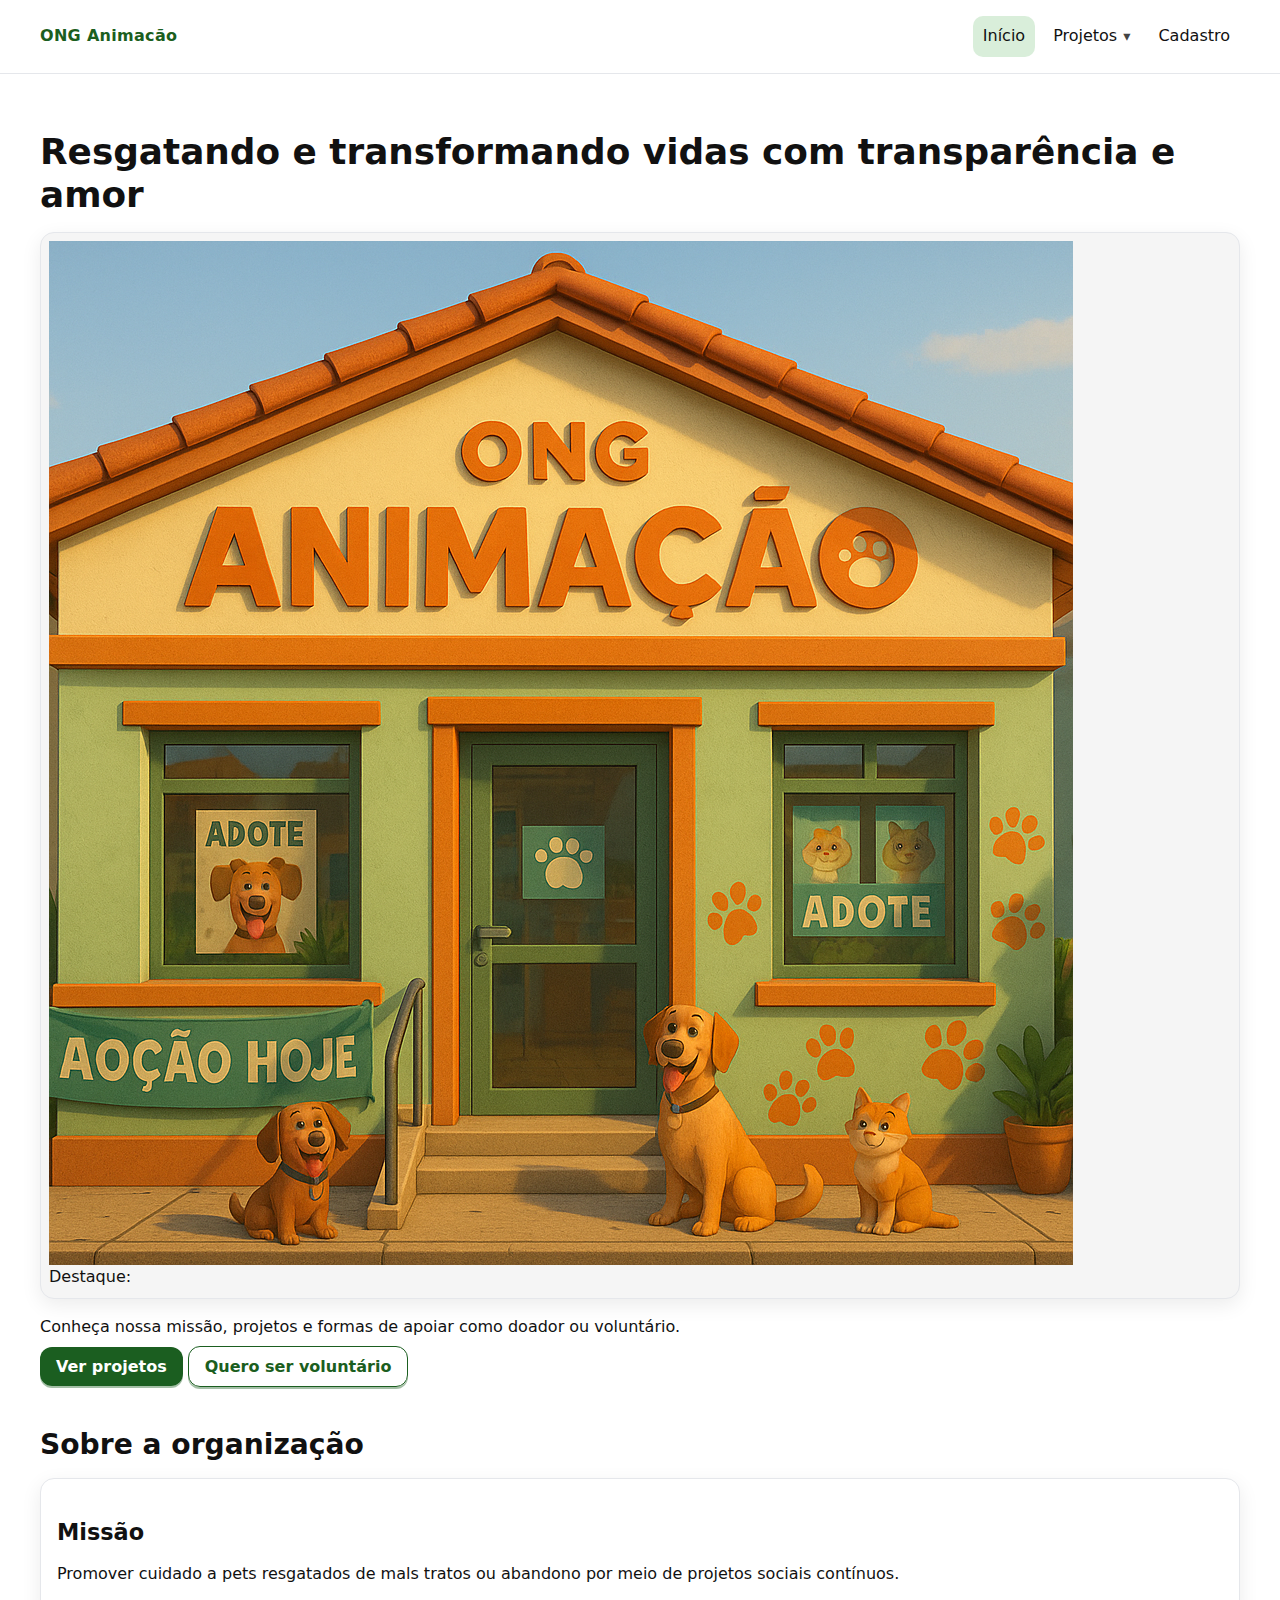
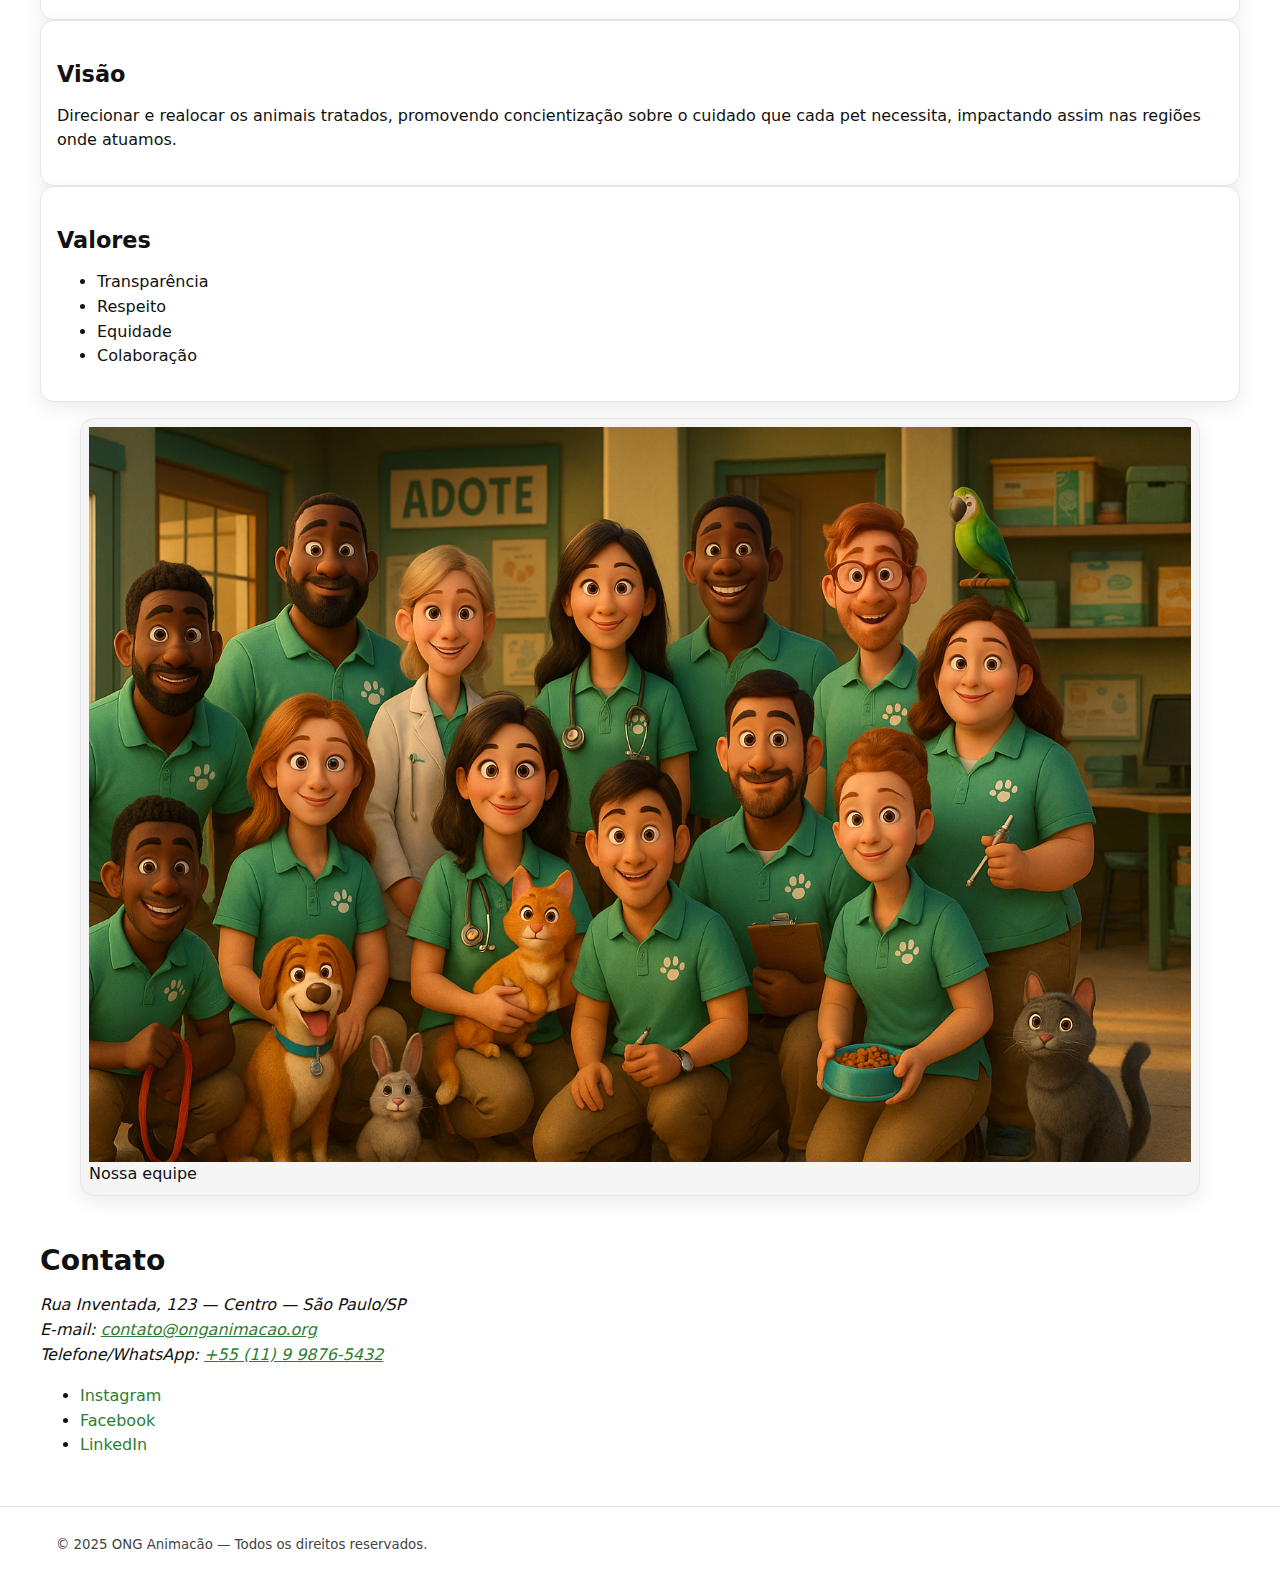
<file: OneDrive/Documentos/ADS/ong-animal-entrega-ii/index.html>
<!doctype html>
<html lang="pt-BR">
<head>
  <meta charset="utf-8">
  <meta name="viewport" content="width=device-width, initial-scale=1">
  <title>ONG Animacão — Início</title>
  <meta name="description" content="Plataforma web para ONGs: missão, projetos, doações e voluntariado.">
  <link rel="icon" href="assets/img/html-image.png" type="image/svg+xml">
  <link rel="stylesheet" href="css/base.css">
  <link rel="stylesheet" href="css/layout.css">
  <link rel="stylesheet" href="css/components.css">
  <link rel="stylesheet" href="css/pages.css">

</head>
<body>
  <a class="skip-link" href="#conteudo">Ir para o conteúdo</a>
  <header>
    <div class="wrap">
      <div class="brand">
        <a href="index.html">ONG Animacão</a>
      </div>

      <div class="nav">
        <input class="nav__checkbox" type="checkbox" id="nav-toggle" aria-label="Abrir menu de navegação">
        <label class="nav__toggle" for="nav-toggle" aria-controls="menu-principal" aria-expanded="false">
          <span class="hamb" aria-hidden="true"></span>
          Menu
        </label>

        <ul id="menu-principal" class="nav__menu" role="menubar">
          <li role="none"><a role="menuitem" href="index.html" aria-current="page">Início</a></li>
          <li class="has-submenu" role="none">
            <a role="menuitem" href="projetos.html">Projetos</a>
            <ul class="submenu" role="menu">
              <li role="none"><a role="menuitem" href="projetos.html#adocao">Adoção</a></li>
              <li role="none"><a role="menuitem" href="projetos.html#castracao">Castração</a></li>
              <li role="none"><a role="menuitem" href="projetos.html#lar-temporario">Lar temporário</a></li>
              <li role="none"><a role="menuitem" href="projetos.html#doacoes">Doações</a></li>
            </ul>
          </li>
          <li role="none"><a role="menuitem" href="cadastro.html">Cadastro</a></li>
        </ul>
      </div>
    </div>
  </header>

  <main id="conteudo">
    <section class="container" aria-labelledby="titulo-hero">
      <h1 id="titulo-hero">Resgatando e transformando vidas com transparência e amor</h1>
      <figure class="rounded shadow-1">
        <img src="assets/img/fachada.png" alt="Pessoas colaborando em ações sociais da ONG">
        <figcaption>Destaque: </figcaption>
      </figure>
      <p>Conheça nossa missão, projetos e formas de apoiar como doador ou voluntário.</p>
      <p>
        <a class="btn" href="projetos.html">Ver projetos</a>
        <a class="btn btn--ghost" href="cadastro.html">Quero ser voluntário</a>
      </p>
    </section>

    <section class="container" aria-labelledby="sobre">
      <h2 id="sobre">Sobre a organização</h2>
      <article class="card">
        <h3>Missão</h3>
        <p>Promover cuidado a pets resgatados de mals tratos ou abandono por meio de projetos sociais contínuos.</p>
      </article>
      <article class="card">
        <h3>Visão</h3>
        <p>Direcionar e realocar os animais tratados, promovendo concientização sobre o cuidado que cada pet necessita, impactando assim nas regiões onde atuamos.</p>
      </article>
      <article class="card">
        <h3>Valores</h3>
        <ul>
          <li>Transparência</li>
          <li>Respeito</li>
          <li>Equidade</li>
          <li>Colaboração</li>
        </ul>
      </article>
      <figure class="rounded shadow-1">
        <img src="assets/img/equipe-full.png" alt="Equipe da ONG reunida">
        <figcaption>Nossa equipe</figcaption>
      </figure>
    </section>

    <section class="container" aria-labelledby="contato">
      <h2 id="contato">Contato</h2>
      <address>
        <p>Rua Inventada, 123 — Centro — São Paulo/SP</p>
        <p>E-mail: <a href="mailto:contato@onganimacao.org">contato@onganimacao.org</a></p>
        <p>Telefone/WhatsApp: <a href="tel:+5511998765432">+55 (11) 9 9876-5432</a></p>
      </address>
      <ul role="list">
        <li><a href="instagram.com" rel="me">Instagram</a></li>
        <li><a href="facebook.com" rel="me">Facebook</a></li>
        <li><a href="linkedin.com" rel="me">LinkedIn</a></li>
      </ul>
    </section>
  </main>

  <footer>
    <p><small>&copy; 2025 ONG Animacão — Todos os direitos reservados.</small></p>
  </footer>
</body>
</html>
</file>
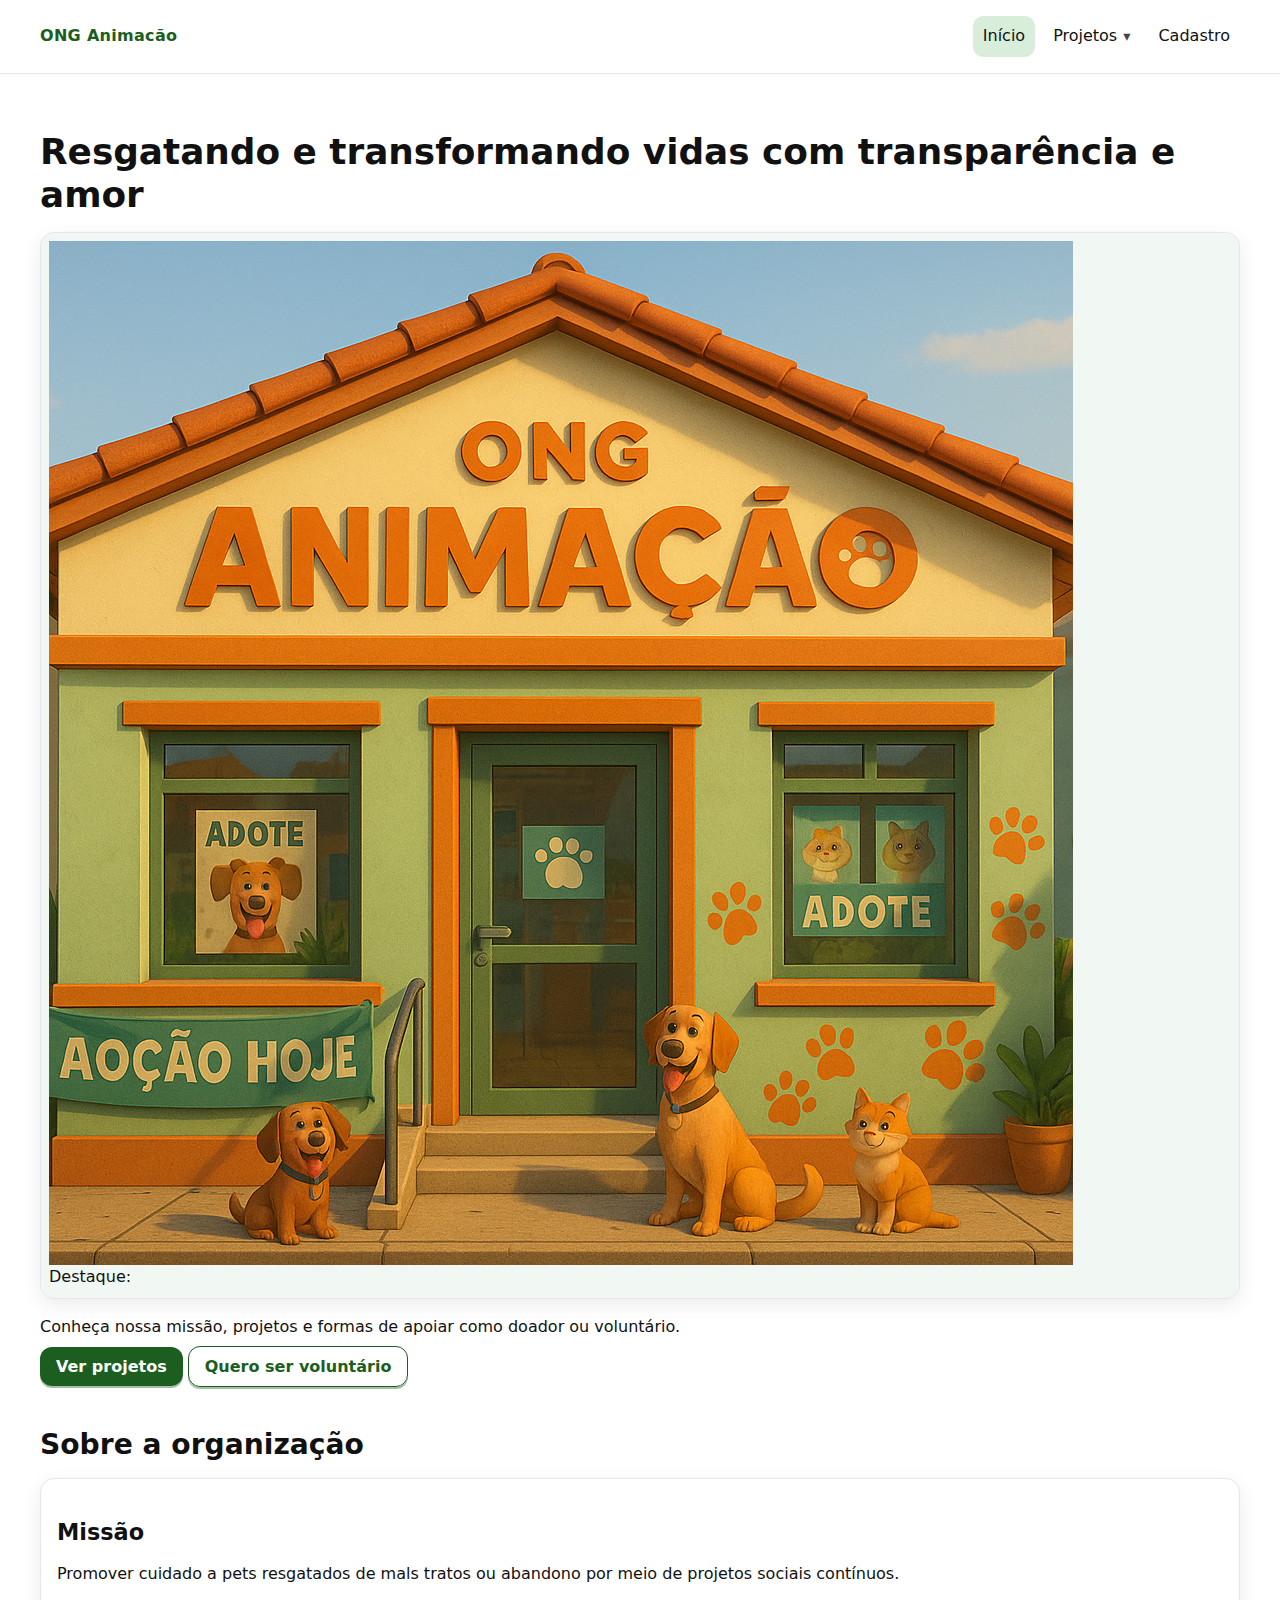
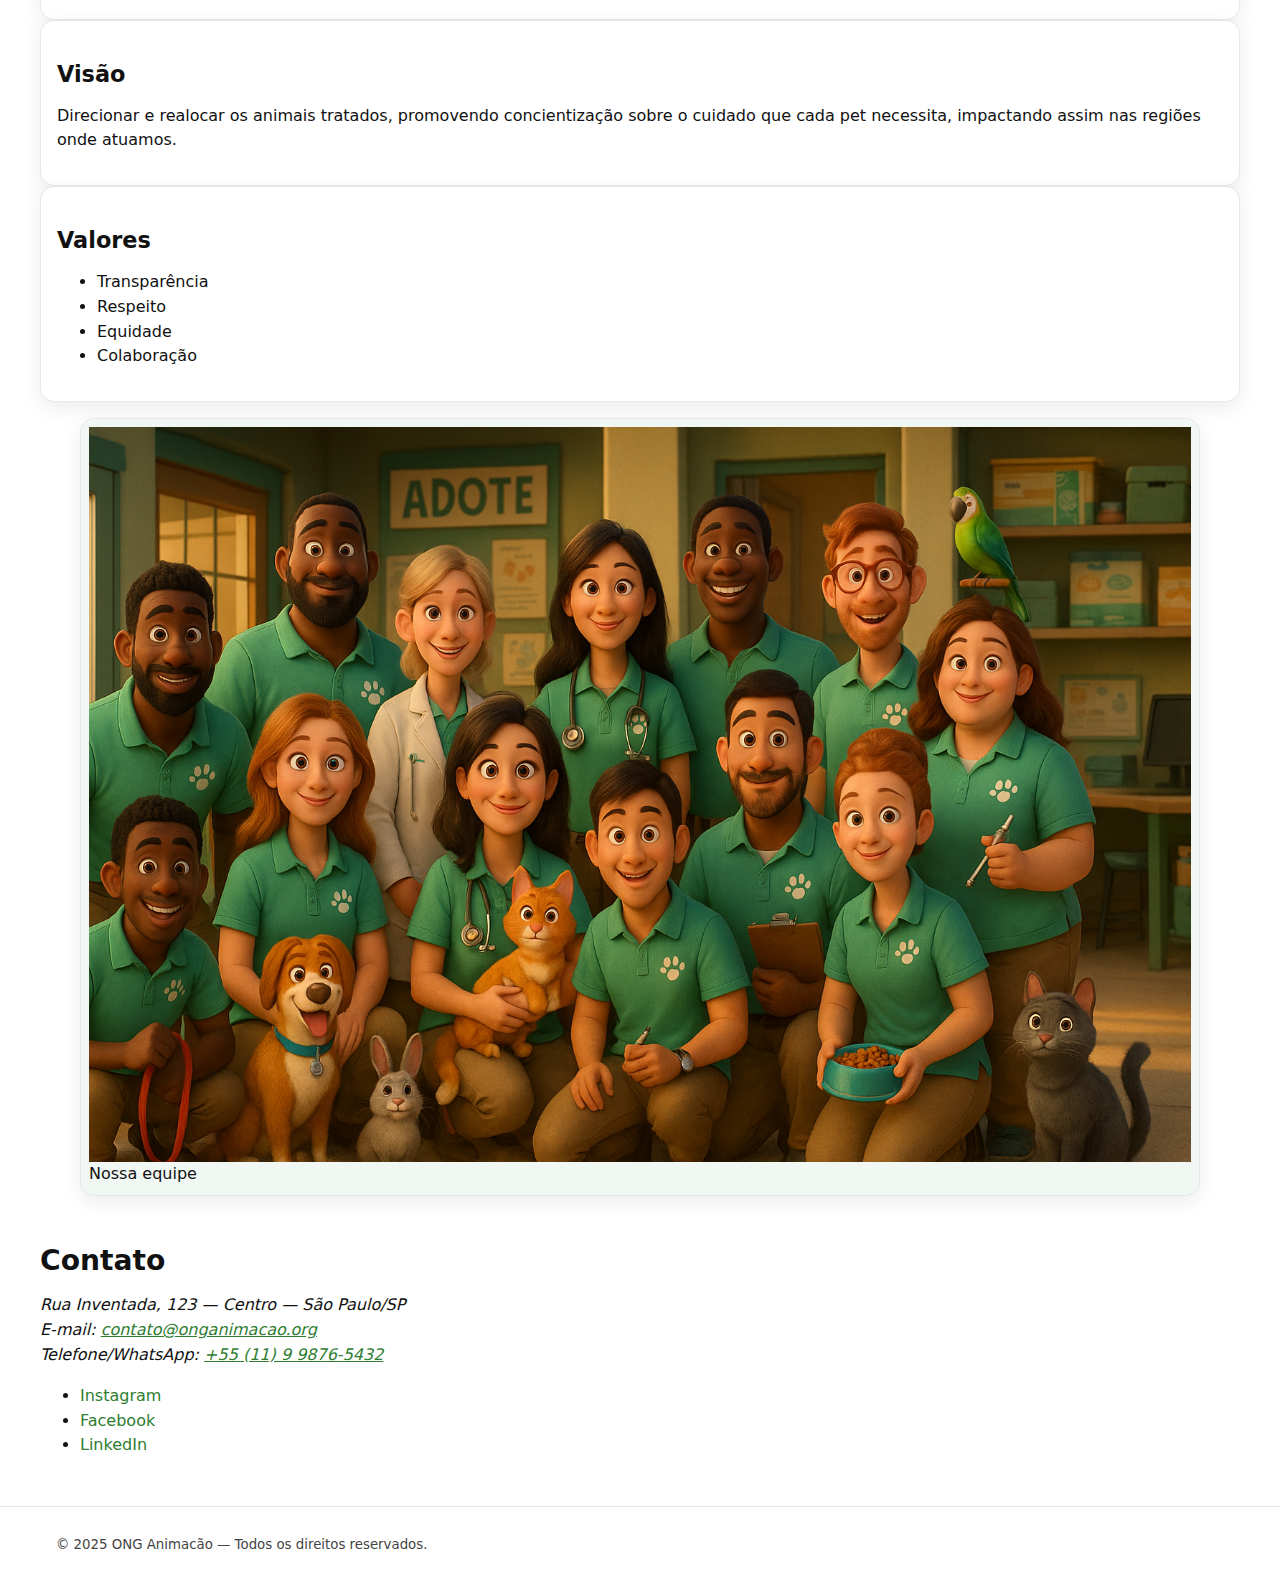
<file: OneDrive/Documentos/ADS/Projeto ong/ong-animal-entrega-iii-fix-filtros/index.html>
<!doctype html>
<html lang="pt-BR">
<head>
  <meta charset="utf-8">
  <meta name="viewport" content="width=device-width, initial-scale=1">
  <title>ONG Animacão — Início</title>
  <meta name="description" content="Plataforma web para ONGs: missão, projetos, doações e voluntariado.">
  <link rel="icon" href="assets/img/html-image.png" type="image/svg+xml">
  <link rel="stylesheet" href="css/base.css">
  <link rel="stylesheet" href="css/layout.css">
  <link rel="stylesheet" href="css/components.css">
  <link rel="stylesheet" href="css/pages.css">

</head>
<body>
  <a class="skip-link" href="#conteudo">Ir para o conteúdo</a>
  <header>
    <div class="wrap">
      <div class="brand">
        <a href="index.html">ONG Animacão</a>
      </div>

      <div class="nav">
        <input class="nav__checkbox" type="checkbox" id="nav-toggle" aria-label="Abrir menu de navegação">
        <label class="nav__toggle" for="nav-toggle" aria-controls="menu-principal" aria-expanded="false">
          <span class="hamb" aria-hidden="true"></span>
          Menu
        </label>

        <ul id="menu-principal" class="nav__menu" role="menubar">
          <li role="none"><a role="menuitem" href="index.html" aria-current="page">Início</a></li>
          <li class="has-submenu" role="none">
            <a role="menuitem" href="projetos.html">Projetos</a>
            <ul class="submenu" role="menu">
              <li role="none"><a role="menuitem" href="projetos.html#adocao">Adoção</a></li>
              <li role="none"><a role="menuitem" href="projetos.html#castracao">Castração</a></li>
              <li role="none"><a role="menuitem" href="projetos.html#lar-temporario">Lar temporário</a></li>
              <li role="none"><a role="menuitem" href="projetos.html#doacoes">Doações</a></li>
            </ul>
          </li>
          <li role="none"><a role="menuitem" href="cadastro.html">Cadastro</a></li>
        </ul>
      </div>
    </div>
  </header>

  <main id="conteudo">
    <section class="container" aria-labelledby="titulo-hero">
      <h1 id="titulo-hero">Resgatando e transformando vidas com transparência e amor</h1>
      <figure class="rounded shadow-1">
        <img src="assets/img/fachada.png" alt="Pessoas colaborando em ações sociais da ONG">
        <figcaption>Destaque: </figcaption>
      </figure>
      <p>Conheça nossa missão, projetos e formas de apoiar como doador ou voluntário.</p>
      <p>
        <a class="btn" href="projetos.html">Ver projetos</a>
        <a class="btn btn--ghost" href="cadastro.html">Quero ser voluntário</a>
      </p>
    </section>

    <section class="container" aria-labelledby="sobre">
      <h2 id="sobre">Sobre a organização</h2>
      <article class="card">
        <h3>Missão</h3>
        <p>Promover cuidado a pets resgatados de mals tratos ou abandono por meio de projetos sociais contínuos.</p>
      </article>
      <article class="card">
        <h3>Visão</h3>
        <p>Direcionar e realocar os animais tratados, promovendo concientização sobre o cuidado que cada pet necessita, impactando assim nas regiões onde atuamos.</p>
      </article>
      <article class="card">
        <h3>Valores</h3>
        <ul>
          <li>Transparência</li>
          <li>Respeito</li>
          <li>Equidade</li>
          <li>Colaboração</li>
        </ul>
      </article>
      <figure class="rounded shadow-1">
        <img src="assets/img/equipe-full.png" alt="Equipe da ONG reunida">
        <figcaption>Nossa equipe</figcaption>
      </figure>
    </section>

    <section class="container" aria-labelledby="contato">
      <h2 id="contato">Contato</h2>
      <address>
       <p>Rua Inventada, 123 — Centro — São Paulo/SP</p>
        <p>E-mail: <a href="mailto:contato@onganimacao.org">contato@onganimacao.org</a></p>
        <p>Telefone/WhatsApp: <a href="tel:+5511998765432">+55 (11) 9 9876-5432</a></p>
      </address>
      <ul role="list">
        <li><a href="instagram.com" rel="me">Instagram</a></li>
        <li><a href="facebook.com" rel="me">Facebook</a></li>
        <li><a href="linkedin.com" rel="me">LinkedIn</a></li>
      </ul>
    </section>
  </main>

  <footer>
    <p><small>&copy; 2025 ONG Animacão  — Todos os direitos reservados.</small></p>
  </footer>
  <script type="module" src="js/main.js"></script>
</body>
</html>
</file>
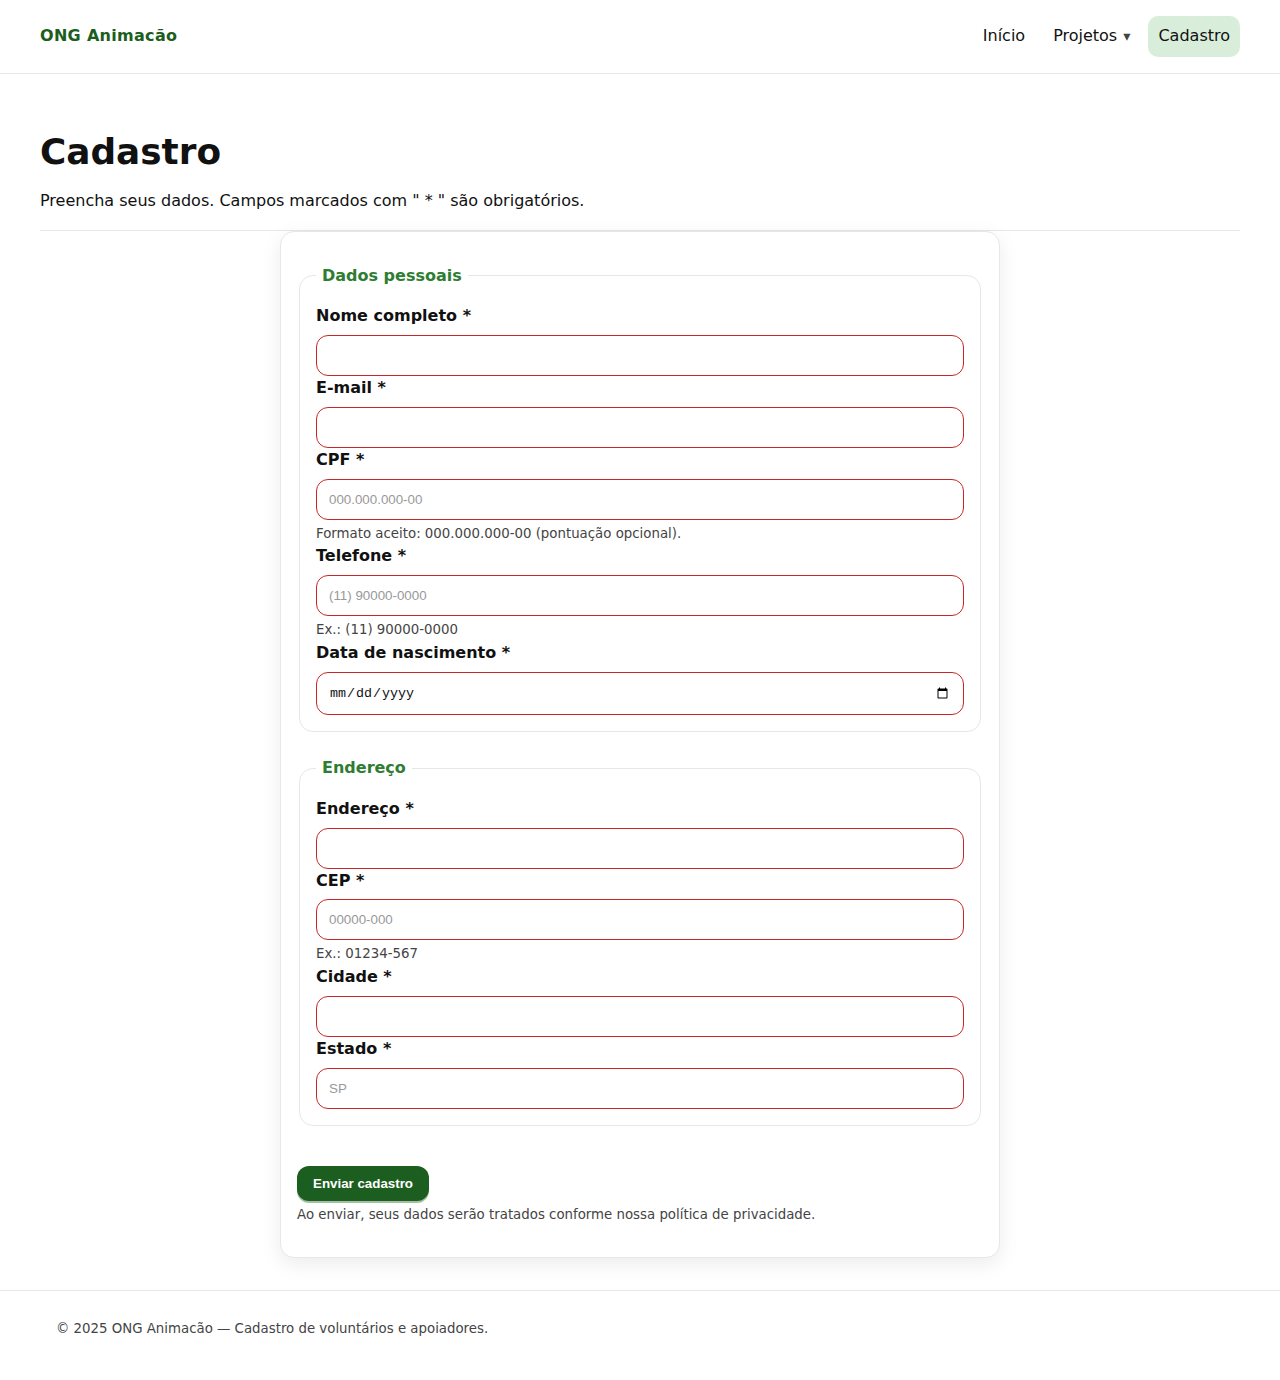
<file: OneDrive/Documentos/ADS/ong-animal-entrega-ii/cadastro.html>
<!doctype html>
<html lang="pt-BR">
<head>
  <meta charset="utf-8">
  <meta name="viewport" content="width=device-width, initial-scale=1">
  <title>ONG Animacão — Cadastro</title>
  <meta name="description" content="Formulário de cadastro de voluntários e apoiadores.">
  <link rel="icon" href="assets/img/html-image.png" type="image/svg+xml">
  <link rel="stylesheet" href="css/base.css">
  <link rel="stylesheet" href="css/layout.css">
  <link rel="stylesheet" href="css/components.css">
  <link rel="stylesheet" href="css/pages.css">

</head>
<body>
  <a class="skip-link" href="#conteudo">Ir para o conteúdo</a>
  <header>
    <div class="wrap">
      <div class="brand">
        <a href="index.html">ONG Animacão</a>
      </div>

      <div class="nav">
        <input class="nav__checkbox" type="checkbox" id="nav-toggle" aria-label="Abrir menu de navegação">
        <label class="nav__toggle" for="nav-toggle" aria-controls="menu-principal" aria-expanded="false">
          <span class="hamb" aria-hidden="true"></span>
          Menu
        </label>

        <ul id="menu-principal" class="nav__menu" role="menubar">
          <li role="none"><a role="menuitem" href="index.html">Início</a></li>
          <li class="has-submenu" role="none">
            <a role="menuitem" href="projetos.html">Projetos</a>
            <ul class="submenu" role="menu">
              <li role="none"><a role="menuitem" href="projetos.html#adocao">Adoção</a></li>
              <li role="none"><a role="menuitem" href="projetos.html#castracao">Castração</a></li>
              <li role="none"><a role="menuitem" href="projetos.html#lar-temporario">Lar temporário</a></li>
              <li role="none"><a role="menuitem" href="projetos.html#doacoes">Doações</a></li>
            </ul>
          </li>
          <li role="none"><a role="menuitem" href="cadastro.html" aria-current="page">Cadastro</a></li>
        </ul>
      </div>
    </div>
  </header>

  <main id="conteudo">
    <header class="container">
      <h1>Cadastro</h1>
      <p>Preencha seus dados. Campos marcados com " * " são obrigatórios.</p>
    </header>

    <form class="card" action="#" method="post" aria-describedby="ajuda-form">
      <p id="ajuda-form" class="muted"></p>

      <fieldset>
        <legend>Dados pessoais</legend>

        <div>
          <label for="nome">Nome completo *</label>
          <input id="nome" name="nome" type="text" required autocomplete="name">
        </div>

        <div>
          <label for="email">E-mail *</label>
          <input id="email" name="email" type="email" required autocomplete="email" inputmode="email">
        </div>

        <div>
          <label for="cpf">CPF *</label>
          <input id="cpf" name="cpf" type="text" required inputmode="numeric" pattern="\d{3}\.?\d{3}\.?\d{3}-?\d{2}" maxlength="14" placeholder="000.000.000-00" aria-describedby="dica-cpf" title="Informe 11 dígitos (com ou sem pontuação).">
          <small id="dica-cpf">Formato aceito: 000.000.000-00 (pontuação opcional).</small>
        </div>

        <div>
          <label for="telefone">Telefone *</label>
          <input id="telefone" name="telefone" type="tel" required inputmode="tel" pattern="\(?\d{2}\)?\s?\d{4,5}-?\d{4}" placeholder="(11) 90000-0000" aria-describedby="dica-tel" title="Use DDD e 8 ou 9 dígitos.">
          <small id="dica-tel">Ex.: (11) 90000-0000</small>
        </div>

        <div>
          <label for="nascimento">Data de nascimento *</label>
          <input id="nascimento" name="nascimento" type="date" required max="2025-10-29">
        </div>
      </fieldset>

      <fieldset>
        <legend>Endereço</legend>

        <div>
          <label for="endereco">Endereço *</label>
          <input id="endereco" name="endereco" type="text" required autocomplete="street-address">
        </div>

        <div>
          <label for="cep">CEP *</label>
          <input id="cep" name="cep" type="text" required inputmode="numeric" pattern="\d{5}-?\d{3}" placeholder="00000-000" aria-describedby="dica-cep" title="Informe 8 dígitos (com ou sem hífen).">
          <small id="dica-cep">Ex.: 01234-567</small>
        </div>

        <div>
          <label for="cidade">Cidade *</label>
          <input id="cidade" name="cidade" type="text" required autocomplete="address-level2">
        </div>

        <div>
          <label for="estado">Estado *</label>
          <input id="estado" name="estado" type="text" required autocomplete="address-level1" maxlength="2" placeholder="SP">
        </div>
      </fieldset>

      <button type="submit" class="btn">Enviar cadastro</button>
      <p><small>Ao enviar, seus dados serão tratados conforme nossa política de privacidade.</small></p>
    </form>
  </main>

  <footer>
    <p><small>&copy; 2025 ONG Animacão — Cadastro de voluntários e apoiadores.</small></p>
  </footer>
</body>
</html>
</file>
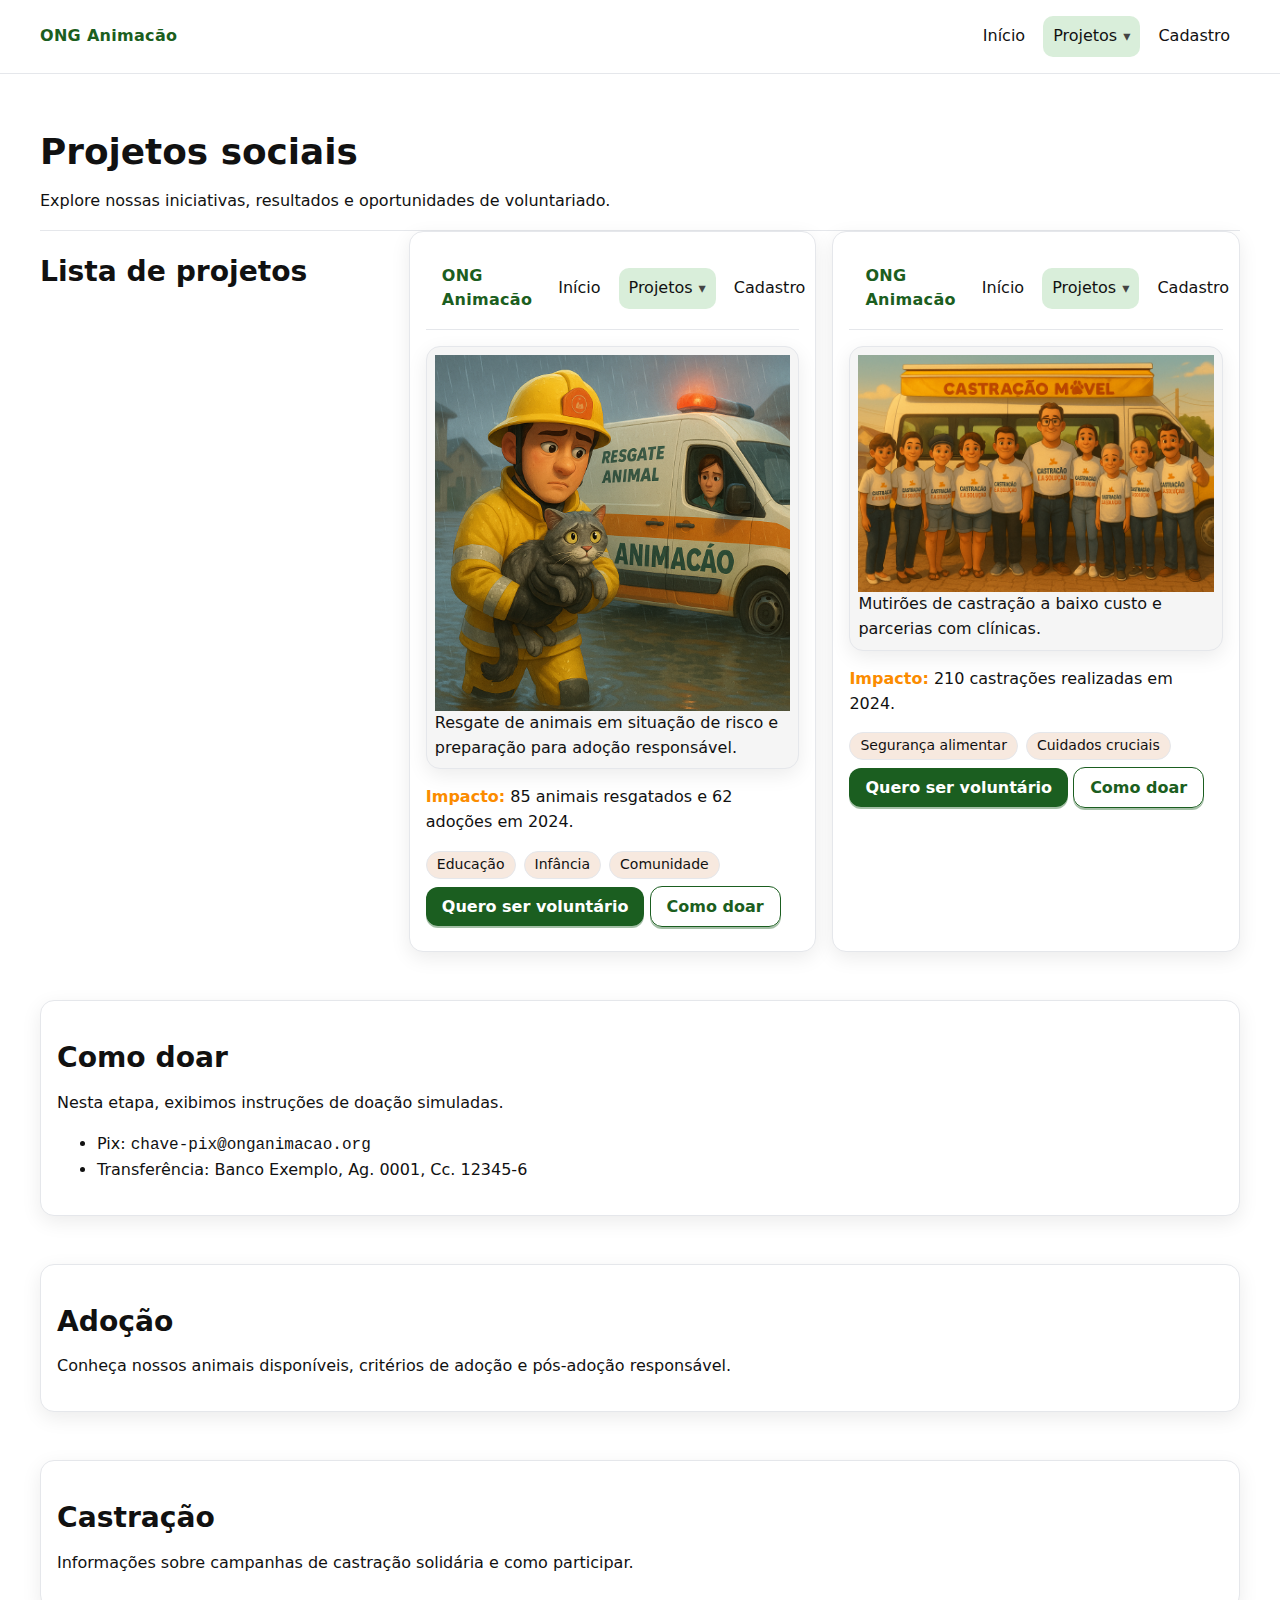
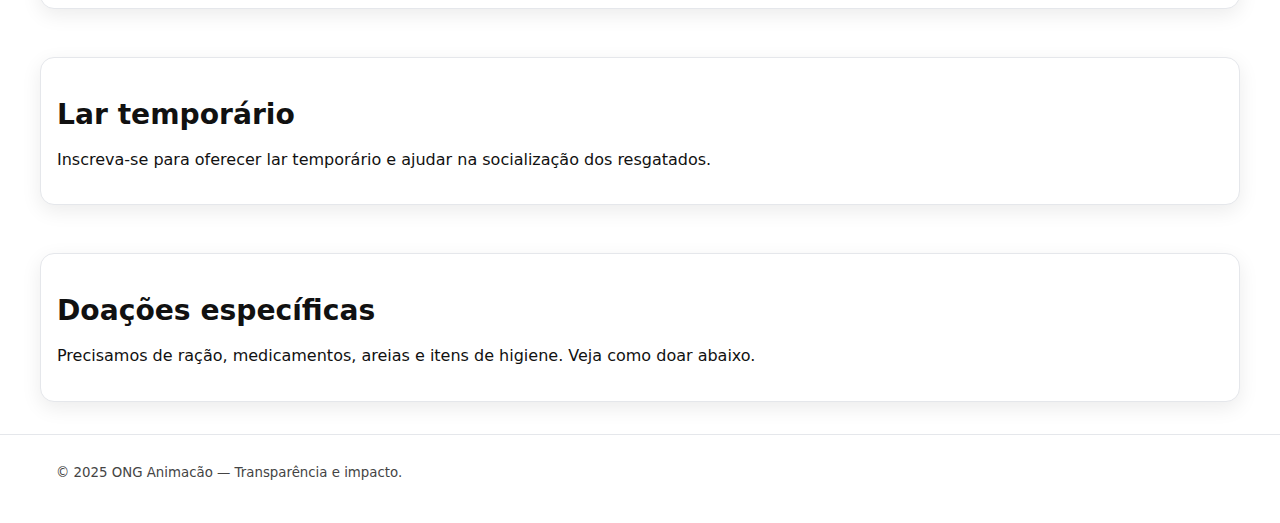
<file: OneDrive/Documentos/ADS/ong-animal-entrega-ii/projetos.html>
<!doctype html>
<html lang="pt-BR">
<head>
  <meta charset="utf-8">
  <meta name="viewport" content="width=device-width, initial-scale=1">
  <title>ONG Animacão — Projetos</title>
  <meta name="description" content="Conheça nossos projetos sociais, indicadores e como apoiar.">
  <link rel="icon" href="assets/img/html-image.png" type="image/svg+xml">
  <link rel="stylesheet" href="css/base.css">
  <link rel="stylesheet" href="css/layout.css">
  <link rel="stylesheet" href="css/components.css">
  <link rel="stylesheet" href="css/pages.css">

</head>
<body>
  <a class="skip-link" href="#conteudo">Ir para o conteúdo</a>
  <header>
    <div class="wrap">
      <div class="brand">
        <a href="index.html">ONG Animacão</a>
      </div>

      <div class="nav">
        <input class="nav__checkbox" type="checkbox" id="nav-toggle" aria-label="Abrir menu de navegação">
        <label class="nav__toggle" for="nav-toggle" aria-controls="menu-principal" aria-expanded="false">
          <span class="hamb" aria-hidden="true"></span>
          Menu
        </label>

        <ul id="menu-principal" class="nav__menu" role="menubar">
          <li role="none"><a role="menuitem" href="index.html">Início</a></li>
          <li class="has-submenu" role="none">
            <a role="menuitem" href="projetos.html" aria-current="page">Projetos</a>
            <ul class="submenu" role="menu">
              <li role="none"><a role="menuitem" href="projetos.html#adocao">Adoção</a></li>
              <li role="none"><a role="menuitem" href="projetos.html#castracao">Castração</a></li>
              <li role="none"><a role="menuitem" href="projetos.html#lar-temporario">Lar temporário</a></li>
              <li role="none"><a role="menuitem" href="projetos.html#doacoes">Doações</a></li>
            </ul>
          </li>
          <li role="none"><a role="menuitem" href="cadastro.html">Cadastro</a></li>
        </ul>
      </div>
    </div>
  </header>

  <main id="conteudo">
    <header class="container">
      <h1>Projetos sociais</h1>
      <p>Explore nossas iniciativas, resultados e oportunidades de voluntariado.</p>
    </header>

    <section class="container" aria-labelledby="lista-projetos" id="lista-projetos">
      <h2>Lista de projetos</h2>

      <article class="card">
        <header>
    <div class="wrap">
      <div class="brand">
        <a href="index.html">ONG Animacão</a>
      </div>

      <div class="nav">
        <input class="nav__checkbox" type="checkbox" id="nav-toggle" aria-label="Abrir menu de navegação">
        <label class="nav__toggle" for="nav-toggle" aria-controls="menu-principal" aria-expanded="false">
          <span class="hamb" aria-hidden="true"></span>
          Menu
        </label>

        <ul id="menu-principal" class="nav__menu" role="menubar">
          <li role="none"><a role="menuitem" href="index.html">Início</a></li>
          <li class="has-submenu" role="none">
            <a role="menuitem" href="projetos.html" aria-current="page">Projetos</a>
            <ul class="submenu" role="menu">
              <li role="none"><a role="menuitem" href="projetos.html#adocao">Adoção</a></li>
              <li role="none"><a role="menuitem" href="projetos.html#castracao">Castração</a></li>
              <li role="none"><a role="menuitem" href="projetos.html#lar-temporario">Lar temporário</a></li>
              <li role="none"><a role="menuitem" href="projetos.html#doacoes">Doações</a></li>
            </ul>
          </li>
          <li role="none"><a role="menuitem" href="cadastro.html">Cadastro</a></li>
        </ul>
      </div>
    </div>
  </header>
        <figure class="rounded shadow-1">
          <img src="assets/img/resgate-1.png" alt="Aula de reforço escolar com crianças">
          <figcaption>Resgate de animais em situação de risco e preparação para adoção responsável.</figcaption>
        </figure>
        <p><strong>Impacto:</strong> 85 animais resgatados e 62 adoções em 2024.</p>
        <ul aria-label="Categorias">
          <li>Educação</li>
          <li>Infância</li>
          <li>Comunidade</li>
        </ul>
        <p>
          <a class="btn" href="cadastro.html">Quero ser voluntário</a>
          <a class="btn btn--ghost" href="#como-doar">Como doar</a>
        </p>
      </article>

      <article class="card">
        <header>
    <div class="wrap">
      <div class="brand">
        <a href="index.html">ONG Animacão</a>
      </div>

      <div class="nav">
        <input class="nav__checkbox" type="checkbox" id="nav-toggle" aria-label="Abrir menu de navegação">
        <label class="nav__toggle" for="nav-toggle" aria-controls="menu-principal" aria-expanded="false">
          <span class="hamb" aria-hidden="true"></span>
          Menu
        </label>

        <ul id="menu-principal" class="nav__menu" role="menubar">
          <li role="none"><a role="menuitem" href="index.html">Início</a></li>
          <li class="has-submenu" role="none">
            <a role="menuitem" href="projetos.html" aria-current="page">Projetos</a>
            <ul class="submenu" role="menu">
              <li role="none"><a role="menuitem" href="projetos.html#adocao">Adoção</a></li>
              <li role="none"><a role="menuitem" href="projetos.html#castracao">Castração</a></li>
              <li role="none"><a role="menuitem" href="projetos.html#lar-temporario">Lar temporário</a></li>
              <li role="none"><a role="menuitem" href="projetos.html#doacoes">Doações</a></li>
            </ul>
          </li>
          <li role="none"><a role="menuitem" href="cadastro.html">Cadastro</a></li>
        </ul>
      </div>
    </div>
  </header>
        <figure class="rounded shadow-1">
          <img src="assets/img/campanha-castracao.png" alt="Distribuição de cestas básicas para famílias">
          <figcaption>Mutirões de castração a baixo custo e parcerias com clínicas.</figcaption>
        </figure>
        <p><strong>Impacto:</strong> 210 castrações realizadas em 2024.</p>
        <ul aria-label="Categorias">
          <li>Segurança alimentar</li>
          <li>Cuidados cruciais</li>
        </ul>
        <p>
          <a class="btn" href="cadastro.html">Quero ser voluntário</a>
          <a class="btn btn--ghost" href="#como-doar">Como doar</a>
        </p>
      </article>
    </section>

    <section class="container card" aria-labelledby="como-doar" id="como-doar">
      <h2>Como doar</h2>
      <p>Nesta etapa, exibimos instruções de doação simuladas.</p>
      <ul>
        <li>Pix: <code>chave-pix@onganimacao.org</code></li>
        <li>Transferência: Banco Exemplo, Ag. 0001, Cc. 12345-6</li>
      </ul>
    </section>
  
    <section class="container card" aria-labelledby="adocao" id="adocao">
      <h2>Adoção</h2>
      <p>Conheça nossos animais disponíveis, critérios de adoção e pós-adoção responsável.</p>
    </section>

    <section class="container card" aria-labelledby="castracao" id="castracao">
      <h2>Castração</h2>
      <p>Informações sobre campanhas de castração solidária e como participar.</p>
    </section>

    <section class="container card" aria-labelledby="lar-temporario" id="lar-temporario">
      <h2>Lar temporário</h2>
      <p>Inscreva-se para oferecer lar temporário e ajudar na socialização dos resgatados.</p>
    </section>

    <section class="container card" aria-labelledby="doacoes" id="doacoes">
      <h2>Doações específicas</h2>
      <p>Precisamos de ração, medicamentos, areias e itens de higiene. Veja como doar abaixo.</p>
    </section>

  </main>

  <footer>
    <p><small>&copy; 2025 ONG Animacão  — Transparência e impacto.</small></p>
  </footer>
</body>
</html>
</file>
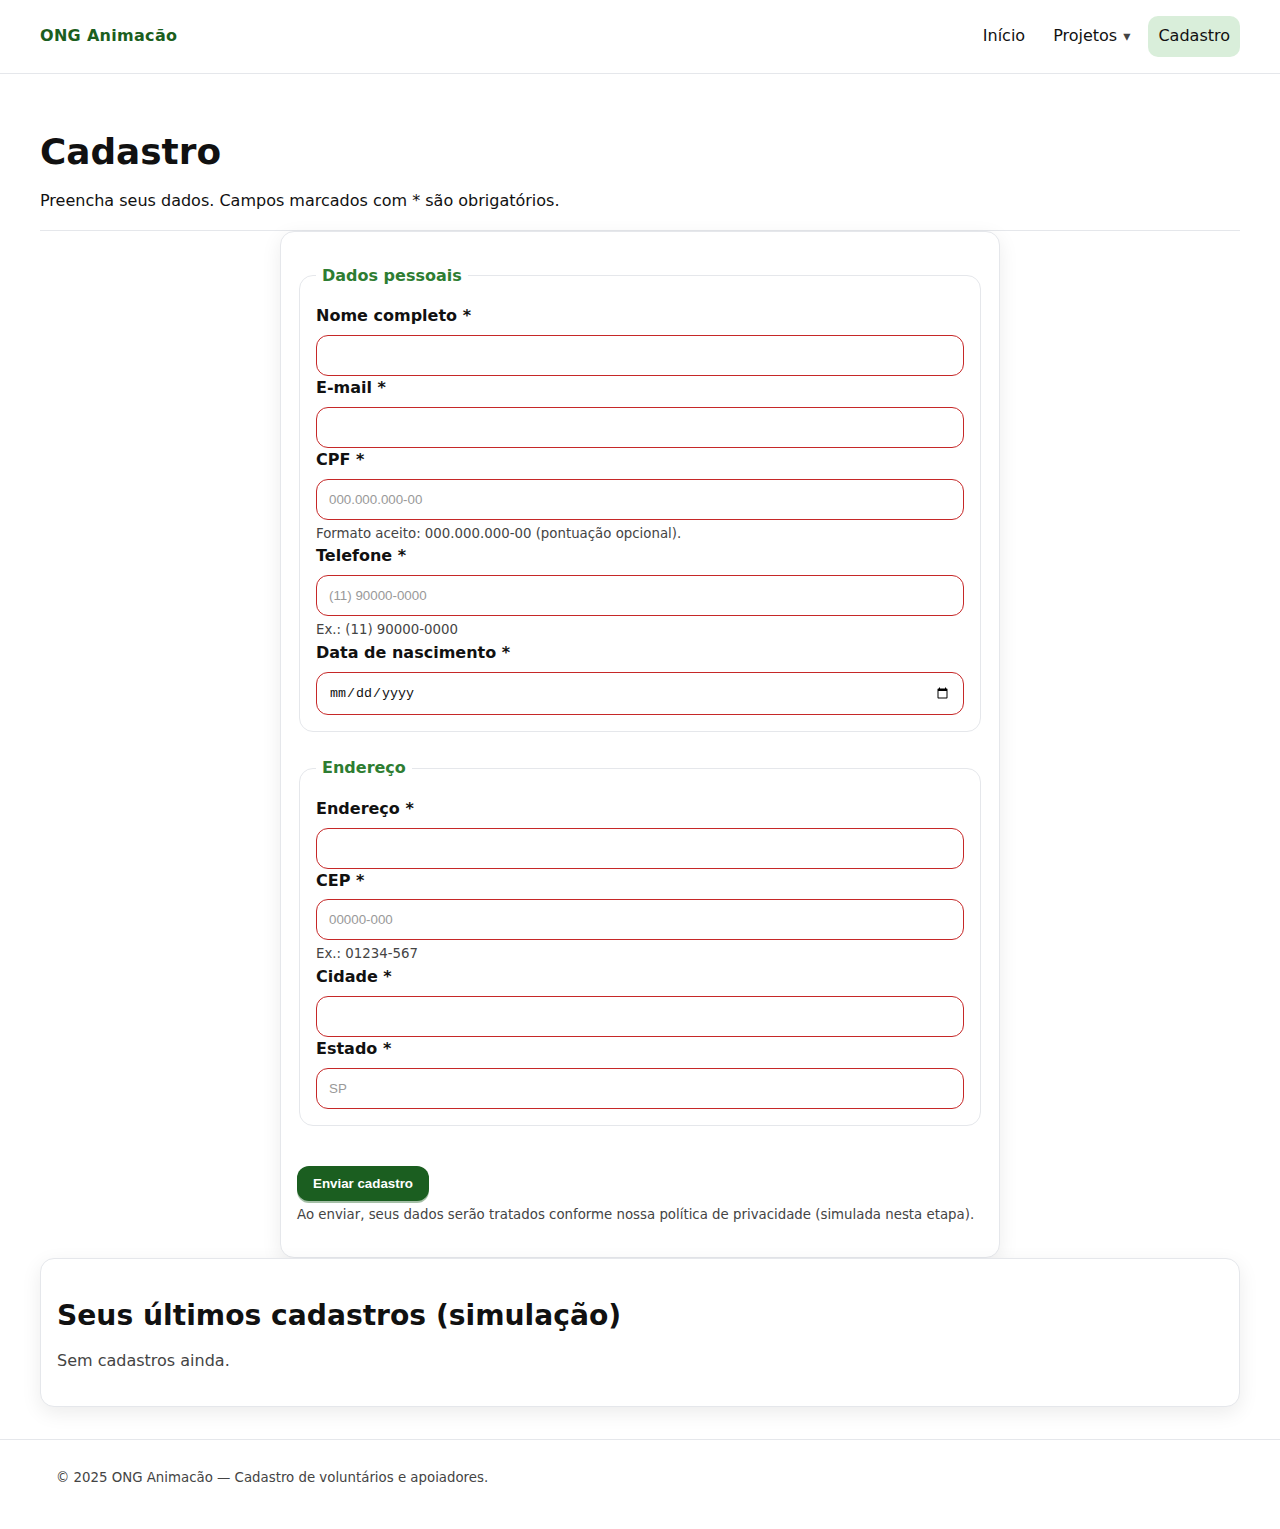
<file: OneDrive/Documentos/ADS/Projeto ong/ong-animal-entrega-iii-fix-filtros/cadastro.html>
<!doctype html>
<html lang="pt-BR">
<head>
  <meta charset="utf-8">
  <meta name="viewport" content="width=device-width, initial-scale=1">
  <title>ONG Animacão — Cadastro</title>
  <meta name="description" content="Formulário de cadastro de voluntários e apoiadores.">
  <link rel="icon" href="assets/img/html-image.png" type="image/svg+xml">
  <link rel="stylesheet" href="css/base.css">
  <link rel="stylesheet" href="css/layout.css">
  <link rel="stylesheet" href="css/components.css">
  <link rel="stylesheet" href="css/pages.css">

</head>
<body>
  <a class="skip-link" href="#conteudo">Ir para o conteúdo</a>
  <header>
    <div class="wrap">
      <div class="brand">
        <a href="index.html">ONG Animacão</a>
      </div>

      <div class="nav">
        <input class="nav__checkbox" type="checkbox" id="nav-toggle" aria-label="Abrir menu de navegação">
        <label class="nav__toggle" for="nav-toggle" aria-controls="menu-principal" aria-expanded="false">
          <span class="hamb" aria-hidden="true"></span>
          Menu
        </label>

        <ul id="menu-principal" class="nav__menu" role="menubar">
          <li role="none"><a role="menuitem" href="index.html">Início</a></li>
          <li class="has-submenu" role="none">
            <a role="menuitem" href="projetos.html">Projetos</a>
            <ul class="submenu" role="menu">
              <li role="none"><a role="menuitem" href="projetos.html#adocao">Adoção</a></li>
              <li role="none"><a role="menuitem" href="projetos.html#castracao">Castração</a></li>
              <li role="none"><a role="menuitem" href="projetos.html#lar-temporario">Lar temporário</a></li>
              <li role="none"><a role="menuitem" href="projetos.html#doacoes">Doações</a></li>
            </ul>
          </li>
          <li role="none"><a role="menuitem" href="cadastro.html" aria-current="page">Cadastro</a></li>
        </ul>
      </div>
    </div>
  </header>

  <main id="conteudo">
    <header class="container">
      <h1>Cadastro</h1>
      <p>Preencha seus dados. Campos marcados com * são obrigatórios.</p>
    </header>

    <form class="card" action="#" method="post" aria-describedby="ajuda-form">
      <p id="ajuda-form" class="muted"></p>

      <fieldset>
        <legend>Dados pessoais</legend>

        <div>
          <label for="nome">Nome completo *</label>
          <input id="nome" name="nome" type="text" required autocomplete="name">
        </div>

        <div>
          <label for="email">E-mail *</label>
          <input id="email" name="email" type="email" required autocomplete="email" inputmode="email">
        </div>

        <div>
          <label for="cpf">CPF *</label>
          <input id="cpf" name="cpf" type="text" required inputmode="numeric" pattern="\d{3}\.?\d{3}\.?\d{3}-?\d{2}" maxlength="14" placeholder="000.000.000-00" aria-describedby="dica-cpf" title="Informe 11 dígitos (com ou sem pontuação).">
          <small id="dica-cpf">Formato aceito: 000.000.000-00 (pontuação opcional).</small>
        </div>

        <div>
          <label for="telefone">Telefone *</label>
          <input id="telefone" name="telefone" type="tel" required inputmode="tel" pattern="\(?\d{2}\)?\s?\d{4,5}-?\d{4}" placeholder="(11) 90000-0000" aria-describedby="dica-tel" title="Use DDD e 8 ou 9 dígitos.">
          <small id="dica-tel">Ex.: (11) 90000-0000</small>
        </div>

        <div>
          <label for="nascimento">Data de nascimento *</label>
          <input id="nascimento" name="nascimento" type="date" required max="2025-10-29">
        </div>
      </fieldset>

      <fieldset>
        <legend>Endereço</legend>

        <div>
          <label for="endereco">Endereço *</label>
          <input id="endereco" name="endereco" type="text" required autocomplete="street-address">
        </div>

        <div>
          <label for="cep">CEP *</label>
          <input id="cep" name="cep" type="text" required inputmode="numeric" pattern="\d{5}-?\d{3}" placeholder="00000-000" aria-describedby="dica-cep" title="Informe 8 dígitos (com ou sem hífen).">
          <small id="dica-cep">Ex.: 01234-567</small>
        </div>

        <div>
          <label for="cidade">Cidade *</label>
          <input id="cidade" name="cidade" type="text" required autocomplete="address-level2">
        </div>

        <div>
          <label for="estado">Estado *</label>
          <input id="estado" name="estado" type="text" required autocomplete="address-level1" maxlength="2" placeholder="SP">
        </div>
      </fieldset>

      <button type="submit" class="btn">Enviar cadastro</button>
      <p><small>Ao enviar, seus dados serão tratados conforme nossa política de privacidade (simulada nesta etapa).</small></p>
    </form>
  
    <section class="container card" aria-labelledby="historico">
      <h2 id="historico">Seus últimos cadastros (simulação)</h2>
      <div id="cadastro-historico"></div>
    </section>
  </main>

  <footer>
    <p><small>&copy; 2025 ONG Animacão — Cadastro de voluntários e apoiadores.</small></p>
  </footer>
  <script type="module" src="js/main.js"></script>
</body>
</html>
</file>
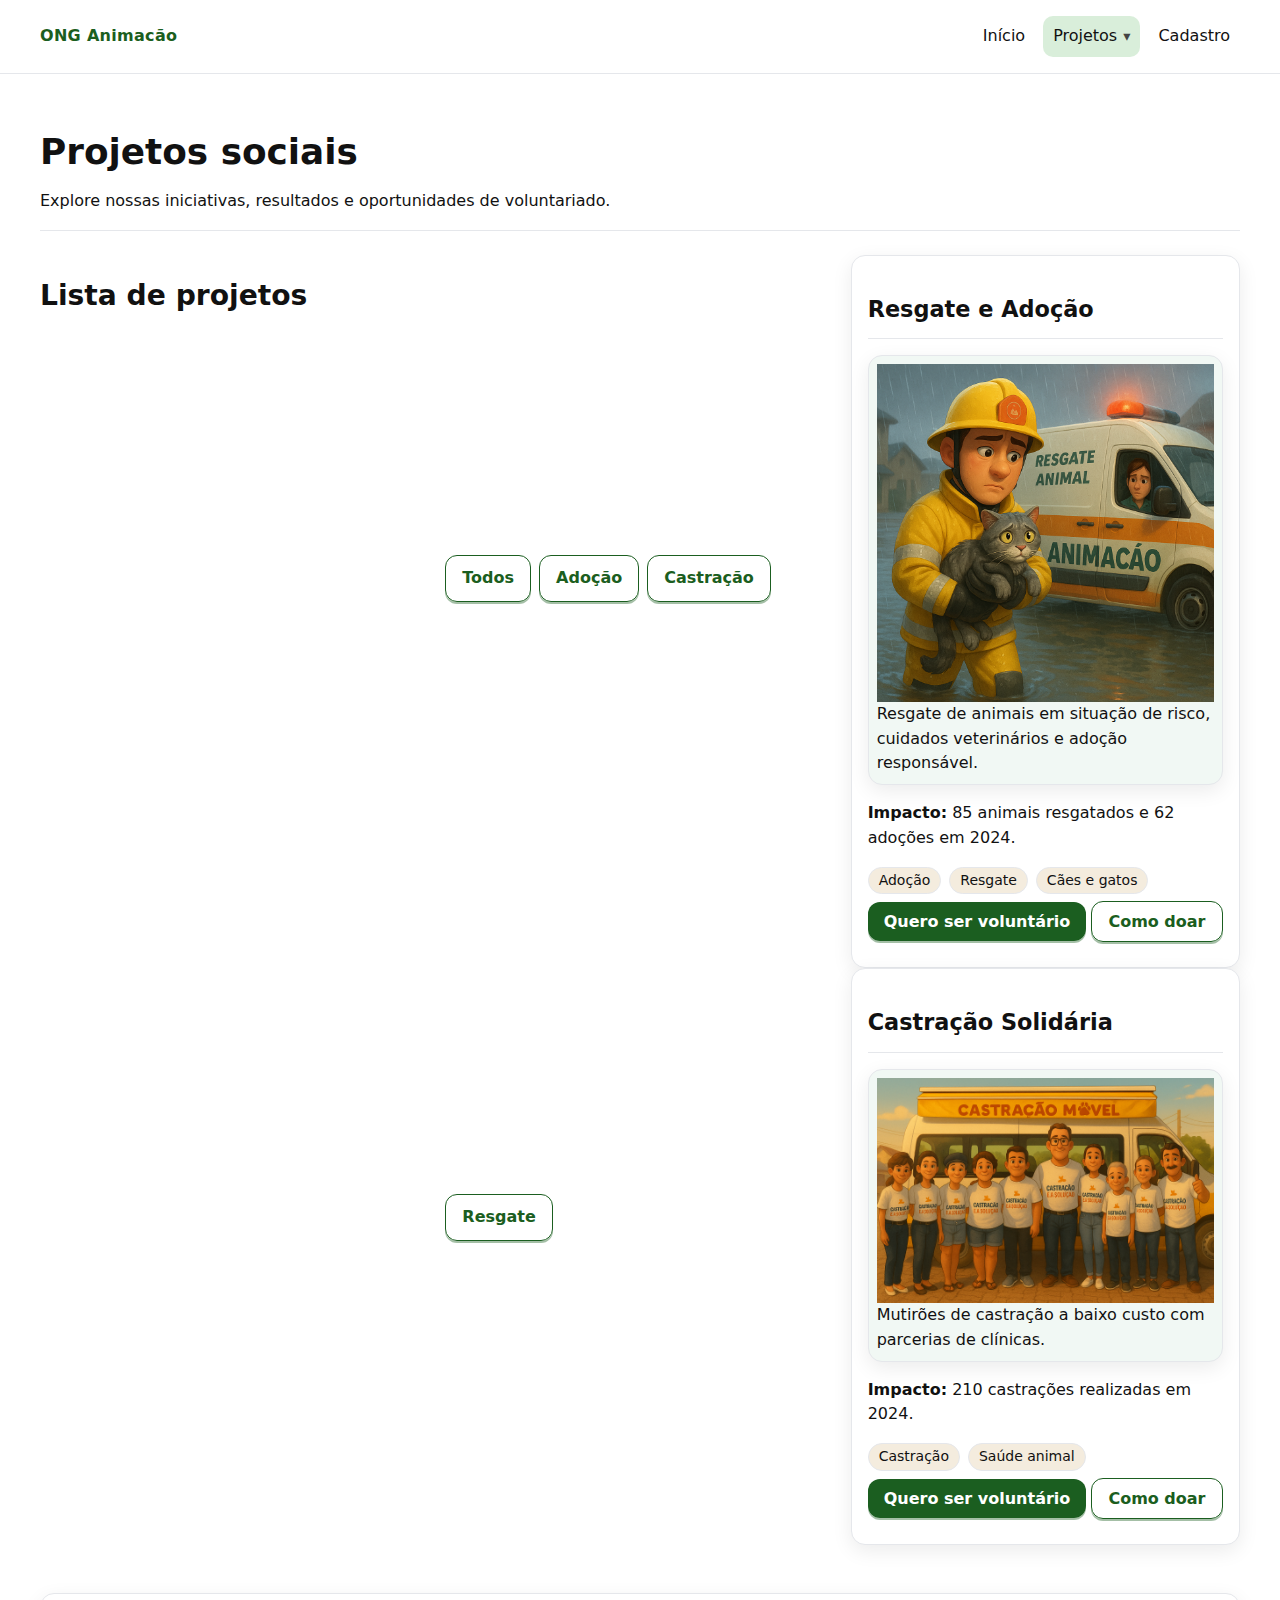
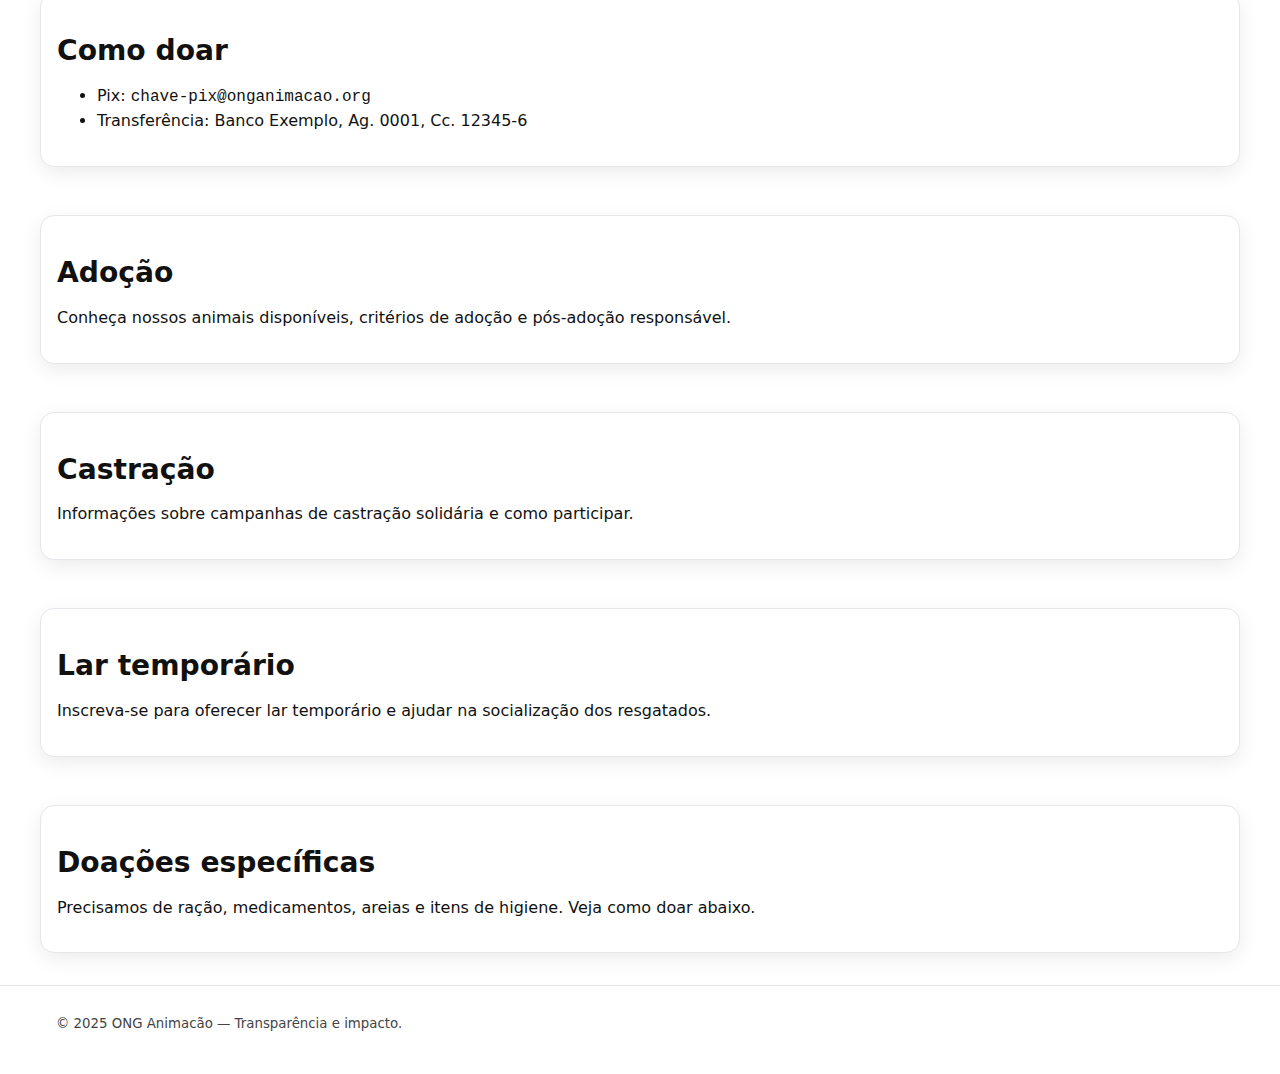
<file: OneDrive/Documentos/ADS/Projeto ong/ong-animal-entrega-iii-fix-filtros/projetos.html>
<!doctype html>
<html lang="pt-BR">
<head>
  <meta charset="utf-8">
  <meta name="viewport" content="width=device-width, initial-scale=1">
  <title>ONG Animacão — Projetos</title>
  <meta name="description" content="Conheça nossos projetos sociais, indicadores e como apoiar.">
  <link rel="icon" href="assets/img/html-image.png" type="image/svg+xml">
  <link rel="stylesheet" href="css/base.css">
  <link rel="stylesheet" href="css/layout.css">
  <link rel="stylesheet" href="css/components.css">
  <link rel="stylesheet" href="css/pages.css">

</head>
<body>
  <a class="skip-link" href="#conteudo">Ir para o conteúdo</a>
  <header>
    <div class="wrap">
      <div class="brand">
        <a href="index.html">ONG Animacão</a>
      </div>

      <div class="nav">
        <input class="nav__checkbox" type="checkbox" id="nav-toggle" aria-label="Abrir menu de navegação">
        <label class="nav__toggle" for="nav-toggle" aria-controls="menu-principal" aria-expanded="false">
          <span class="hamb" aria-hidden="true"></span>
          Menu
        </label>

        <ul id="menu-principal" class="nav__menu" role="menubar">
          <li role="none"><a role="menuitem" href="index.html">Início</a></li>
          <li class="has-submenu" role="none">
            <a role="menuitem" href="projetos.html" aria-current="page">Projetos</a>
            <ul class="submenu" role="menu">
              <li role="none"><a role="menuitem" href="projetos.html#adocao">Adoção</a></li>
              <li role="none"><a role="menuitem" href="projetos.html#castracao">Castração</a></li>
              <li role="none"><a role="menuitem" href="projetos.html#lar-temporario">Lar temporário</a></li>
              <li role="none"><a role="menuitem" href="projetos.html#doacoes">Doações</a></li>
            </ul>
          </li>
          <li role="none"><a role="menuitem" href="cadastro.html">Cadastro</a></li>
        </ul>
      </div>
    </div>
  </header>

  <main id="conteudo">
    <header class="container">
      <h1>Projetos sociais</h1>
      <p>Explore nossas iniciativas, resultados e oportunidades de voluntariado.</p>
    </header>

    <section class="container" aria-labelledby="lista-projetos" id="lista-projetos">
      <h2>Lista de projetos</h2>
      <nav aria-label="Filtros de projetos" class="muted" style="margin-bottom:12px">
        <a class="btn btn--ghost" data-filter="all" href="#/projetos">Todos</a>
        <a class="btn btn--ghost" data-filter="adoção" href="#/projetos/adoção">Adoção</a>
        <a class="btn btn--ghost" data-filter="castração" href="#/projetos/castração">Castração</a>
        <a class="btn btn--ghost" data-filter="resgate" href="#/projetos/resgate">Resgate</a>
      </nav>
      <div id="project-list" class="grid" style="gap: var(--space-2)"></div>
    </section>

    <section class="container card" aria-labelledby="como-doar" id="como-doar">
      <h2>Como doar</h2>
      <ul>
        <li>Pix: <code>chave-pix@onganimacao.org</code></li>
        <li>Transferência: Banco Exemplo, Ag. 0001, Cc. 12345-6</li>
      </ul>
    </section>
  
    <section class="container card" aria-labelledby="adocao" id="adocao">
      <h2>Adoção</h2>
      <p>Conheça nossos animais disponíveis, critérios de adoção e pós-adoção responsável.</p>
    </section>

    <section class="container card" aria-labelledby="castracao" id="castracao">
      <h2>Castração</h2>
      <p>Informações sobre campanhas de castração solidária e como participar.</p>
    </section>

    <section class="container card" aria-labelledby="lar-temporario" id="lar-temporario">
      <h2>Lar temporário</h2>
      <p>Inscreva-se para oferecer lar temporário e ajudar na socialização dos resgatados.</p>
    </section>

    <section class="container card" aria-labelledby="doacoes" id="doacoes">
      <h2>Doações específicas</h2>
      <p>Precisamos de ração, medicamentos, areias e itens de higiene. Veja como doar abaixo.</p>
    </section>

  </main>

  <footer>
    <p><small>&copy; 2025 ONG Animacão — Transparência e impacto.</small></p>
  </footer>
  <script type="module" src="js/main.js"></script>
</body>
</html>
</file>
<file: OneDrive/Documentos/ADS/ong-animal-entrega-ii/css/base.css>
/* =========================
   Base.css — Design System (ONG Animal): verde, laranja e branco
   ========================= */
:root {
  /* Paleta principal (≥ 8 cores) */
  --color-primary: #1B5E20;         /* Verde escuro (principal) */
  --color-primary-600: #2E7D32;     /* Verde médio */
  --color-primary-300: #66BB6A;     /* Verde claro para realces */
  --color-secondary: #FB8C00;       /* Laranja (secundária) */
  --color-secondary-700: #EF6C00;   /* Laranja escuro */
  --color-accent: #FFA726;          /* Laranja claro (destaque) */

  --gray-900: #111111;
  --gray-800: #1f1f1f;
  --gray-700: #444444;
  --gray-600: #666666;
  --gray-500: #999999;
  --gray-400: #bdbdbd;
  --gray-300: #d1d5db;
  --gray-200: #e5e7eb;
  --gray-100: #f5f5f5;
  --white: #ffffff;

  --danger: #C62828;
  --success: #2E7D32;
  --warning: #ED6C02;
  --info: #0277BD;

  /* Tipografia (≥ 5) */
  --fs-xs: 0.875rem;
  --fs-sm: 1rem;
  --fs-md: 1.125rem;
  --fs-lg: 1.25rem;
  --fs-xl: 1.5rem;
  --fs-2xl: 1.875rem;

  --lh-tight: 1.2;
  --lh-normal: 1.55;

  /* Espaçamento modular */
  --space-1: 8px;
  --space-2: 16px;
  --space-3: 24px;
  --space-4: 32px;
  --space-5: 48px;
  --space-6: 64px;

  --radius: 14px;
  --shadow-1: 0 6px 20px rgba(0,0,0,.08);

  /* Container */
  --container: 1200px;

  /* Breakpoints */
  --bp-xs: 360px;
  --bp-sm: 480px;
  --bp-md: 768px;
  --bp-lg: 1024px;
  --bp-xl: 1280px;

  /* Tema (claro por padrão) */
  --bg: var(--white);
  --bg-muted: var(--gray-100);
  --text: var(--gray-900);
  --text-muted: var(--gray-700);
  --link: var(--color-primary-600);
  --link-hover: var(--color-primary);
}

@media (prefers-color-scheme: dark) {
  :root {
    --bg: #0f1411;
    --bg-muted: #161c18;
    --text: #f1f5f3;
    --text-muted: #c7d0cb;
    --link: #81C784;
    --link-hover: #A5D6A7;
    --gray-200: #263129;
  }
}

/* Reset essencial */
*,
*::before,
*::after { box-sizing: border-box; }
html:focus-within { scroll-behavior: smooth; }
html, body { height: 100%; }
body {
  margin: 0;
  font-family: system-ui, -apple-system, Segoe UI, Roboto, Ubuntu, Cantarell, Noto Sans, sans-serif;
  font-size: var(--fs-sm);
  line-height: var(--lh-normal);
  color: var(--text);
  background: var(--bg);
  -webkit-font-smoothing: antialiased;
  -moz-osx-font-smoothing: grayscale;
}

img, picture, svg, video { display: block; max-width: 100%; height: auto; }
a { color: var(--link); text-decoration: none; }
a:hover { color: var(--link-hover); text-decoration: underline; }

/* Tipografia base */
h1, h2, h3 { line-height: var(--lh-tight); margin: var(--space-3) 0 var(--space-2); }
h1 { font-size: clamp(1.9rem, 2.8vw, 2.6rem); }
h2 { font-size: clamp(1.5rem, 2.2vw, 2rem); }
h3 { font-size: clamp(1.25rem, 1.8vw, 1.4rem); }
p { margin: 0 0 var(--space-2); }
small { color: var(--text-muted); }

/* Acessibilidade */
.skip-link {
  position: absolute;
  left: -9999px;
  width: 1px; height: 1px; overflow: hidden;
}
.skip-link:focus {
  left: 8px; top: 8px; width: auto; height: auto;
  padding: 8px 12px;
  background: var(--color-accent);
  color: #000; border-radius: 8px; z-index: 1000;
}
:focus-visible { outline: 3px solid var(--color-accent); outline-offset: 2px; }

/* Utilidades */
.container { width: min(100% - 2rem, var(--container)); margin-inline: auto; }
.muted { color: var(--text-muted); }
.bg-muted { background: var(--bg-muted); }
.rounded { border-radius: var(--radius); }
.shadow-1 { box-shadow: var(--shadow-1); }

/* Respeito à preferência do usuário */
@media (prefers-reduced-motion: reduce) { * { animation: none !important; transition: none !important; } }
</file>
<file: OneDrive/Documentos/ADS/ong-animal-entrega-ii/css/layout.css>
/* =========================
   layout.css — Header + Nav responsivo (hambúrguer), Grid 12 col, Footer
   ========================= */

/* Header */
header {
  background: var(--bg);
  border-bottom: 1px solid var(--gray-200);
}
header .wrap {
  width: min(100% - 2rem, var(--container));
  margin-inline: auto;
  display: flex;
  align-items: center;
  justify-content: space-between;
  gap: var(--space-2);
  padding: var(--space-2) 0;
}
.brand a {
  color: var(--color-primary);
  text-decoration: none;
  font-weight: 800;
  letter-spacing: 0.3px;
}

/* Nav base */
.nav {
  position: relative;
}
.nav__checkbox { display: none; }
.nav__toggle {
  display: inline-flex;
  align-items: center;
  gap: 8px;
  padding: 8px 12px;
  border: 1px solid var(--gray-200);
  border-radius: 10px;
  cursor: pointer;
}
.nav__toggle .hamb {
  width: 22px; height: 2px; background: var(--text);
  position: relative; display: inline-block;
}
.nav__toggle .hamb::before, .nav__toggle .hamb::after {
  content: ""; position: absolute; left: 0; width: 22px; height: 2px; background: var(--text);
}
.nav__toggle .hamb::before { top: -6px; }
.nav__toggle .hamb::after  { top:  6px; }

/* Lista principal (mobile: escondida por padrão) */
.nav__menu {
  list-style: none;
  margin: 0; padding: 0;
  position: absolute;
  right: 0; top: calc(100% + 8px);
  min-width: 240px;
  background: var(--bg);
  border: 1px solid var(--gray-200);
  border-radius: var(--radius);
  box-shadow: var(--shadow-1);
  display: none;
  z-index: 50;
}
.nav__menu > li > a,
.nav__menu > li > button {
  display: block;
  padding: 12px 14px;
  color: var(--text);
  text-decoration: none;
  border-bottom: 1px solid var(--gray-200);
}
.nav__menu > li:last-child > a { border-bottom: 0; }

/* Abrir/fechar via checkbox (sem JS) */
.nav__checkbox:checked ~ ul.nav__menu { display: block; }

/* Submenu */
.has-submenu { position: relative; }
.has-submenu > a::after {
  content: "▾"; margin-left: 6px; font-size: 0.9em; color: var(--text-muted);
}
.submenu {
  list-style: none;
  margin: 0; padding: 6px 0;
  position: absolute;
  left: 0; top: 100%;
  min-width: 220px;
  background: var(--bg);
  border: 1px solid var(--gray-200);
  border-radius: var(--radius);
  box-shadow: var(--shadow-1);
  display: none;
}
.submenu li a {
  display: block;
  padding: 10px 14px;
  color: var(--text);
  border-bottom: 1px solid var(--gray-200);
}
.submenu li:last-child a { border-bottom: 0; }

/* Desktop: menu visível, hamburguer some, dropdown on hover/focus */
@media (min-width: 768px) {
  .nav__toggle { display: none; }
  .nav__menu {
    position: static;
    display: flex !important;
    align-items: center;
    gap: 8px;
    background: transparent;
    border: 0; box-shadow: none;
    min-width: initial;
  }
  .nav__menu > li > a {
    border: 0;
    padding: 8px 10px;
    border-radius: 10px;
  }
  .nav__menu > li > a[aria-current="page"] {
    background: color-mix(in oklab, var(--color-primary-300) 25%, transparent);
  }
  .has-submenu:hover > .submenu,
  .has-submenu:focus-within > .submenu {
    display: block;
  }
}

/* Mobile: submenu expande em bloco dentro do dropdown */
@media (max-width: 767.98px) {
  .has-submenu > .submenu {
    position: static;
    display: block;
    border: 0; box-shadow: none; padding: 0;
  }
  .has-submenu > .submenu a { padding-left: 24px; }
}

/* Main e seções */
main { padding-block: var(--space-4); }
main > section,
main > header,
main > footer { width: min(100% - 2rem, var(--container)); margin-inline: auto; }
section + section { margin-top: var(--space-5); }

/* Figures */
figure {
  background: var(--bg-muted);
  border: 1px solid var(--gray-200);
  border-radius: var(--radius);
  padding: var(--space-1);
}

/* Grid 12 colunas */
.grid-12 {
  display: grid;
  grid-template-columns: repeat(12, minmax(0, 1fr));
  gap: var(--space-2);
}
[class^="col-"] { grid-column: span 12; }

@media (min-width: 480px) {
  .sm-col-6 { grid-column: span 6; }
}
@media (min-width: 768px) {
  .col-6  { grid-column: span 6; }
  .col-4  { grid-column: span 4; }
  .col-8  { grid-column: span 8; }
}
@media (min-width: 1024px) {
  .lg-col-3 { grid-column: span 3; }
  .lg-col-4 { grid-column: span 4; }
  .lg-col-8 { grid-column: span 8; }
}
@media (min-width: 1280px) {
  .xl-col-3 { grid-column: span 3; }
}

/* Footer */
footer {
  border-top: 1px solid var(--gray-200);
  padding: var(--space-3) 0;
  background: var(--bg);
}
footer p, footer small {
  width: min(100% - 2rem, var(--container));
  margin-inline: auto;
}
</file>
<file: OneDrive/Documentos/ADS/ong-animal-entrega-ii/css/components.css>
/* =========================
   components.css — Botões, Cards, Formulários, Tags, Feedbacks e Modal (estático)
   ========================= */

/* Botões */
.btn, button, [type="submit"] {
  background: var(--color-primary);
  color: #fff;
  border: none;
  padding: 10px 16px;
  border-radius: 12px;
  cursor: pointer;
  font-weight: 700;
  transition: transform .1s ease, background .2s ease, box-shadow .2s ease;
  box-shadow: 0 2px 0 color-mix(in oklab, var(--color-primary) 40%, transparent);
}
.btn:hover, button:hover, [type="submit"]:hover {
  background: var(--color-primary-600);
}
.btn:active, button:active, [type="submit"]:active {
  transform: translateY(1px);
}
.btn--secondary { background: var(--color-secondary); }
.btn--ghost {
  background: transparent;
  color: var(--color-primary);
  border: 1px solid var(--color-primary);
}

/* Cards */
.card,
section#lista-projetos > article {
  background: var(--bg);
  border: 1px solid var(--gray-200);
  border-radius: var(--radius);
  padding: var(--space-2);
  box-shadow: var(--shadow-1);
}

/* Tags */
[aria-label="Categorias"] {
  list-style: none;
  display: flex;
  flex-wrap: wrap;
  gap: 8px;
  padding: 0;
}
[aria-label="Categorias"] > li {
  padding: 2px 10px;
  border-radius: 999px;
  background: color-mix(in oklab, var(--color-secondary) 12%, var(--bg-muted));
  border: 1px solid var(--gray-200);
  font-size: var(--fs-xs);
}

/* Formulários */
form { width: min(100% - 2rem, 720px); margin-inline: auto; }
fieldset {
  border: 1px solid var(--gray-200);
  border-radius: var(--radius);
  padding: var(--space-2);
  margin-bottom: var(--space-3);
}
legend { padding: 0 6px; font-weight: 800; color: var(--color-primary-600); }
label { display: block; margin-bottom: 6px; font-weight: 600; }
input, select, textarea {
  width: 100%;
  padding: 12px 12px;
  border: 1px solid var(--gray-300);
  border-radius: 12px;
  background: var(--bg);
  color: var(--text);
  outline: none;
  transition: border-color .2s ease, box-shadow .2s ease;
}
input:focus-visible, select:focus-visible, textarea:focus-visible {
  border-color: var(--color-primary-300);
  box-shadow: 0 0 0 3px color-mix(in oklab, var(--color-primary-300) 30%, transparent);
}
input::placeholder { color: var(--gray-500); }
small { display: block; margin-top: 4px; color: var(--text-muted); }

/* Estados nativos */
input:required:invalid, select:required:invalid, textarea:required:invalid { border-color: var(--danger); }
input:required:valid,   select:required:valid,   textarea:required:valid   { border-color: var(--success); }

/* Feedbacks */
.alert {
  padding: 12px 14px;
  border-radius: 12px;
  border: 1px solid;
  margin: var(--space-2) 0;
}
.alert--info   { background: color-mix(in oklab, var(--info) 12%, transparent); border-color: var(--info); }
.alert--warn   { background: color-mix(in oklab, var(--warning) 12%, transparent); border-color: var(--warning); }
.alert--danger { background: color-mix(in oklab, var(--danger) 12%, transparent); border-color: var(--danger); }

/* Modal (CSS-only com alvo via hash) */
.modal {
  position: fixed;
  inset: 0;
  background: rgba(0,0,0,.5);
  display: none;
  align-items: center;
  justify-content: center;
  padding: 1rem;
}
.modal__dialog {
  background: var(--bg);
  color: var(--text);
  border-radius: var(--radius);
  border: 1px solid var(--gray-200);
  width: min(100%, 520px);
  padding: var(--space-3);
  box-shadow: var(--shadow-1);
}
/* Exibir quando âncora do hash corresponder ao id */
:target.modal { display: flex; }
</file>
<file: OneDrive/Documentos/ADS/ong-animal-entrega-ii/css/pages.css>
/* =========================
   pages.css — estilos por página e responsividade
   ========================= */

/* index hero */
#titulo-hero { margin-top: var(--space-3); }
main section:first-of-type figure { margin: var(--space-2) 0; }

/* contato */
address p { margin: 0; }
address a { text-decoration: underline; }

/* projetos — grid responsivo de cards */
#lista-projetos {
  display: grid;
  gap: var(--space-2);
}
@media (min-width: 480px) {
  #lista-projetos { grid-template-columns: repeat(2, 1fr); }
}
@media (min-width: 1024px) {
  #lista-projetos { grid-template-columns: repeat(3, 1fr); }
}
#lista-projetos > article figure {
  margin: var(--space-2) 0;
  border-radius: var(--radius);
  overflow: hidden;
}
#lista-projetos > article p strong { color: var(--color-secondary); }

/* cadastro */
form button[type="submit"] { margin-top: var(--space-2); }

/* Navegação: pequenos ajustes */
@media (max-width: 768px) {
  header .wrap { gap: 10px; }
}
</file>
<file: OneDrive/Documentos/ADS/Projeto ong/ong-animal-entrega-iii-fix-filtros/css/base.css>
/* =========================
   Base.css — Design System (ONG Animal): verde, laranja e branco
   ========================= */
:root {
  /* Paleta principal (≥ 8 cores) */
  --color-primary: #1B5E20;         /* Verde escuro (principal) */
  --color-primary-600: #2E7D32;     /* Verde médio */
  --color-primary-300: #66BB6A;     /* Verde claro para realces */
  --color-secondary: #FB8C00;       /* Laranja (secundária) */
  --color-secondary-700: #EF6C00;   /* Laranja escuro */
  --color-accent: #FFA726;          /* Laranja claro (destaque) */
  /* Laranjas adicionais */
  --orange-50: #FFF3E0;
  --orange-100: #FFE0B2;
  --orange-200: #FFCC80;
  --orange-300: #FFB74D;
  --orange-400: #FFA726;
  --orange-500: #FB8C00;
  --orange-600: #F57C00;
  --orange-700: #EF6C00;
  --orange-800: #E65100;


  --gray-900: #111111;
  --gray-800: #1f1f1f;
  --gray-700: #444444;
  --gray-600: #666666;
  --gray-500: #999999;
  --gray-400: #bdbdbd;
  --gray-300: #d1d5db;
  --gray-200: #e5e7eb;
  --gray-100: #f5f5f5;
  --white: #ffffff;

  --danger: #C62828;
  --success: #2E7D32;
  --warning: #ED6C02;
  --info: #0277BD;

  /* Tipografia (≥ 5) */
  --fs-xs: 0.875rem;
  --fs-sm: 1rem;
  --fs-md: 1.125rem;
  --fs-lg: 1.25rem;
  --fs-xl: 1.5rem;
  --fs-2xl: 1.875rem;

  --lh-tight: 1.2;
  --lh-normal: 1.55;

  /* Espaçamento modular */
  --space-1: 8px;
  --space-2: 16px;
  --space-3: 24px;
  --space-4: 32px;
  --space-5: 48px;
  --space-6: 64px;

  --radius: 14px;
  --shadow-1: 0 6px 20px rgba(0,0,0,.08);

  /* Container */
  --container: 1200px;

  /* Breakpoints */
  --bp-xs: 360px;
  --bp-sm: 480px;
  --bp-md: 768px;
  --bp-lg: 1024px;
  --bp-xl: 1280px;

  /* Tema (claro por padrão) */
  --bg: var(--white);
  --bg-muted: #f1f8f4; /* verde muito claro para fundos suaves */
  --text: var(--gray-900);
  --text-muted: var(--gray-700);
  --link: var(--color-primary-600);
  --link-hover: var(--color-primary);
}

@media (prefers-color-scheme: dark) {
  :root {
    --bg: #0f1411;
    --bg-muted: #161c18;
    --text: #f1f5f3;
    --text-muted: #c7d0cb;
    --link: #81C784;
    --link-hover: #A5D6A7;
    --gray-200: #263129;
  }
}

/* Reset essencial */
*,
*::before,
*::after { box-sizing: border-box; }
html:focus-within { scroll-behavior: smooth; }
html, body { height: 100%; }
body {
  margin: 0;
  font-family: system-ui, -apple-system, Segoe UI, Roboto, Ubuntu, Cantarell, Noto Sans, sans-serif;
  font-size: var(--fs-sm);
  line-height: var(--lh-normal);
  color: var(--text);
  background: var(--bg);
  -webkit-font-smoothing: antialiased;
  -moz-osx-font-smoothing: grayscale;
}

img, picture, svg, video { display: block; max-width: 100%; height: auto; }
a { color: var(--link); text-decoration: none; }
a:hover { color: var(--link-hover); text-decoration: underline; }

/* Tipografia base */
h1, h2, h3 { line-height: var(--lh-tight); margin: var(--space-3) 0 var(--space-2); }
h1 { font-size: clamp(1.9rem, 2.8vw, 2.6rem); }
h2 { font-size: clamp(1.5rem, 2.2vw, 2rem); }
h3 { font-size: clamp(1.25rem, 1.8vw, 1.4rem); }
p { margin: 0 0 var(--space-2); }
small { color: var(--text-muted); }

/* Acessibilidade */
.skip-link {
  position: absolute;
  left: -9999px;
  width: 1px; height: 1px; overflow: hidden;
}
.skip-link:focus {
  left: 8px; top: 8px; width: auto; height: auto;
  padding: 8px 12px;
  background: var(--color-accent);
  color: #000; border-radius: 8px; z-index: 1000;
}
:focus-visible { outline: 3px solid var(--color-accent); outline-offset: 2px; }

/* Utilidades */
.container { width: min(100% - 2rem, var(--container)); margin-inline: auto; }
.muted { color: var(--text-muted); }
.bg-muted { background: var(--bg-muted); }
.rounded { border-radius: var(--radius); }
.shadow-1 { box-shadow: var(--shadow-1); }

/* Respeito à preferência do usuário */
@media (prefers-reduced-motion: reduce) { * { animation: none !important; transition: none !important; } }
</file>
<file: OneDrive/Documentos/ADS/Projeto ong/ong-animal-entrega-iii-fix-filtros/css/layout.css>
/* =========================
   layout.css — Header + Nav responsivo (hambúrguer), Grid 12 col, Footer
   ========================= */

/* Header */
header {
  background: var(--bg);
  border-bottom: 1px solid var(--gray-200);
}
header .wrap {
  width: min(100% - 2rem, var(--container));
  margin-inline: auto;
  display: flex;
  align-items: center;
  justify-content: space-between;
  gap: var(--space-2);
  padding: var(--space-2) 0;
}
.brand a {
  color: var(--color-primary);
  text-decoration: none;
  font-weight: 800;
  letter-spacing: 0.3px;
}

/* Nav base */
.nav {
  position: relative;
}
.nav__checkbox { display: none; }
.nav__toggle {
  display: inline-flex;
  align-items: center;
  gap: 8px;
  padding: 8px 12px;
  border: 1px solid var(--gray-200);
  border-radius: 10px;
  cursor: pointer;
}
.nav__toggle .hamb {
  width: 22px; height: 2px; background: var(--text);
  position: relative; display: inline-block;
}
.nav__toggle .hamb::before, .nav__toggle .hamb::after {
  content: ""; position: absolute; left: 0; width: 22px; height: 2px; background: var(--text);
}
.nav__toggle .hamb::before { top: -6px; }
.nav__toggle .hamb::after  { top:  6px; }

/* Lista principal (mobile: escondida por padrão) */
.nav__menu {
  list-style: none;
  margin: 0; padding: 0;
  position: absolute;
  right: 0; top: calc(100% + 8px);
  min-width: 240px;
  background: var(--bg);
  border: 1px solid var(--gray-200);
  border-radius: var(--radius);
  box-shadow: var(--shadow-1);
  display: none;
  z-index: 50;
}
.nav__menu > li > a,
.nav__menu > li > button {
  display: block;
  padding: 12px 14px;
  color: var(--text);
  text-decoration: none;
  border-bottom: 1px solid var(--gray-200);
}
.nav__menu > li:last-child > a { border-bottom: 0; }

/* Abrir/fechar via checkbox (sem JS) */
.nav__checkbox:checked ~ ul.nav__menu { display: block; }

/* Submenu */
.has-submenu { position: relative; }
.has-submenu > a::after {
  content: "▾"; margin-left: 6px; font-size: 0.9em; color: var(--text-muted);
}
.submenu {
  list-style: none;
  margin: 0; padding: 6px 0;
  position: absolute;
  left: 0; top: 100%;
  min-width: 220px;
  background: var(--bg);
  border: 1px solid var(--gray-200);
  border-radius: var(--radius);
  box-shadow: var(--shadow-1);
  display: none;
}
.submenu li a {
  display: block;
  padding: 10px 14px;
  color: var(--text);
  border-bottom: 1px solid var(--gray-200);
}
.submenu li:last-child a { border-bottom: 0; }

/* Desktop: menu visível, hamburguer some, dropdown on hover/focus */
@media (min-width: 768px) {
  .nav__toggle { display: none; }
  .nav__menu {
    position: static;
    display: flex !important;
    align-items: center;
    gap: 8px;
    background: transparent;
    border: 0; box-shadow: none;
    min-width: initial;
  }
  .nav__menu > li > a {
    border: 0;
    padding: 8px 10px;
    border-radius: 10px;
  }
  .nav__menu > li > a[aria-current="page"] {
    background: color-mix(in oklab, var(--color-primary-300) 25%, transparent);
  }
  .has-submenu:hover > .submenu,
  .has-submenu:focus-within > .submenu {
    display: block;
  }
}

/* Mobile: submenu expande em bloco dentro do dropdown */
@media (max-width: 767.98px) {
  .has-submenu > .submenu {
    position: static;
    display: block;
    border: 0; box-shadow: none; padding: 0;
  }
  .has-submenu > .submenu a { padding-left: 24px; }
}

/* Main e seções */
main { padding-block: var(--space-4); }
main > section,
main > header,
main > footer { width: min(100% - 2rem, var(--container)); margin-inline: auto; }
section + section { margin-top: var(--space-5); }

/* Figures */
figure {
  background: var(--bg-muted);
  border: 1px solid var(--gray-200);
  border-radius: var(--radius);
  padding: var(--space-1);
}

/* Grid 12 colunas */
.grid-12 {
  display: grid;
  grid-template-columns: repeat(12, minmax(0, 1fr));
  gap: var(--space-2);
}
[class^="col-"] { grid-column: span 12; }

@media (min-width: 480px) {
  .sm-col-6 { grid-column: span 6; }
}
@media (min-width: 768px) {
  .col-6  { grid-column: span 6; }
  .col-4  { grid-column: span 4; }
  .col-8  { grid-column: span 8; }
}
@media (min-width: 1024px) {
  .lg-col-3 { grid-column: span 3; }
  .lg-col-4 { grid-column: span 4; }
  .lg-col-8 { grid-column: span 8; }
}
@media (min-width: 1280px) {
  .xl-col-3 { grid-column: span 3; }
}

/* Footer */
footer {
  border-top: 1px solid var(--gray-200);
  padding: var(--space-3) 0;
  background: var(--bg);
}
footer p, footer small {
  width: min(100% - 2rem, var(--container));
  margin-inline: auto;
}
</file>
<file: OneDrive/Documentos/ADS/Projeto ong/ong-animal-entrega-iii-fix-filtros/css/components.css>
/* =========================
   components.css — Botões, Cards, Formulários, Tags, Feedbacks e Modal (estático)
   ========================= */

/* Botões */
.btn, button, [type="submit"] {
  background: var(--color-primary);
  color: #fff;
  border: none;
  padding: 10px 16px;
  border-radius: 12px;
  cursor: pointer;
  font-weight: 700;
  transition: transform .1s ease, background .2s ease, box-shadow .2s ease;
  box-shadow: 0 2px 0 color-mix(in oklab, var(--color-primary) 40%, transparent);
}
.btn:hover, button:hover, [type="submit"]:hover {
  background: var(--color-primary-600);
}
.btn:active, button:active, [type="submit"]:active {
  transform: translateY(1px);
}
.btn--secondary { background: var(--color-secondary); }
.btn--ghost {
  background: transparent;
  color: var(--color-primary);
  border: 1px solid var(--color-primary);
}

/* Cards */
.card,
section#lista-projetos > article {
  background: var(--bg);
  border: 1px solid var(--gray-200);
  border-radius: var(--radius);
  padding: var(--space-2);
  box-shadow: var(--shadow-1);
}

/* Tags */
[aria-label="Categorias"] {
  list-style: none;
  display: flex;
  flex-wrap: wrap;
  gap: 8px;
  padding: 0;
}
[aria-label="Categorias"] > li {
  padding: 2px 10px;
  border-radius: 999px;
  background: color-mix(in oklab, var(--color-secondary) 12%, var(--bg-muted));
  border: 1px solid var(--gray-200);
  font-size: var(--fs-xs);
}

/* Formulários */
form { width: min(100% - 2rem, 720px); margin-inline: auto; }
fieldset {
  border: 1px solid var(--gray-200);
  border-radius: var(--radius);
  padding: var(--space-2);
  margin-bottom: var(--space-3);
}
legend { padding: 0 6px; font-weight: 800; color: var(--color-primary-600); }
label { display: block; margin-bottom: 6px; font-weight: 600; }
input, select, textarea {
  width: 100%;
  padding: 12px 12px;
  border: 1px solid var(--gray-300);
  border-radius: 12px;
  background: var(--bg);
  color: var(--text);
  outline: none;
  transition: border-color .2s ease, box-shadow .2s ease;
}
input:focus-visible, select:focus-visible, textarea:focus-visible {
  border-color: var(--color-primary-300);
  box-shadow: 0 0 0 3px color-mix(in oklab, var(--color-primary-300) 30%, transparent);
}
input::placeholder { color: var(--gray-500); }
small { display: block; margin-top: 4px; color: var(--text-muted); }

/* Estados nativos */
input:required:invalid, select:required:invalid, textarea:required:invalid { border-color: var(--danger); }
input:required:valid,   select:required:valid,   textarea:required:valid   { border-color: var(--success); }

/* Feedbacks */
.alert {
  padding: 12px 14px;
  border-radius: 12px;
  border: 1px solid;
  margin: var(--space-2) 0;
}
.alert--info   { background: color-mix(in oklab, var(--info) 12%, transparent); border-color: var(--info); }
.alert--warn   { background: color-mix(in oklab, var(--warning) 12%, transparent); border-color: var(--warning); }
.alert--danger { background: color-mix(in oklab, var(--danger) 12%, transparent); border-color: var(--danger); }

/* Modal (CSS-only com alvo via hash) */
.modal {
  position: fixed;
  inset: 0;
  background: rgba(0,0,0,.5);
  display: none;
  align-items: center;
  justify-content: center;
  padding: 1rem;
}
.modal__dialog {
  background: var(--bg);
  color: var(--text);
  border-radius: var(--radius);
  border: 1px solid var(--gray-200);
  width: min(100%, 520px);
  padding: var(--space-3);
  box-shadow: var(--shadow-1);
}
/* Exibir quando âncora do hash corresponder ao id */
:target.modal { display: flex; }
</file>
<file: OneDrive/Documentos/ADS/Projeto ong/ong-animal-entrega-iii-fix-filtros/css/pages.css>
/* =========================
   pages.css — estilos por página e responsividade
   ========================= */

/* index hero */
#titulo-hero { margin-top: var(--space-3); }
main section:first-of-type figure { margin: var(--space-2) 0; }

/* contato */
address p { margin: 0; }
address a { text-decoration: underline; }

/* projetos — grid responsivo de cards */
#lista-projetos {
  display: grid;
  gap: var(--space-2);
}
@media (min-width: 480px) {
  #lista-projetos { grid-template-columns: repeat(2, 1fr); }
}
@media (min-width: 1024px) {
  #lista-projetos { grid-template-columns: repeat(3, 1fr); }
}
#lista-projetos > article figure {
  margin: var(--space-2) 0;
  border-radius: var(--radius);
  overflow: hidden;
}
#lista-projetos > article p strong { color: var(--color-secondary); }

/* cadastro */
form button[type="submit"] { margin-top: var(--space-2); }

/* Navegação: pequenos ajustes */
@media (max-width: 768px) {
  header .wrap { gap: 10px; }
}
/* ==== FIX: Projetos — filtros não devem invadir o título ==== */

/* Espaçamento entre o header da página ("Projetos sociais") e a seção de lista */
main > header.container + #lista-projetos {
  margin-top: var(--space-2);
  padding-top: var(--space-1); /* evita colapso de margens do h2 */
  border-top: 0; /* placeholder para possível separador */
}

/* Linha de filtros como "pills" em linha, com quebra automática */
#lista-projetos nav[aria-label="Filtros de projetos"] {
  display: flex;
  flex-wrap: wrap;
  gap: 8px;
  align-items: center;
  margin: var(--space-1) 0 var(--space-2);
}

/* Ajuste de espaçamento do subtítulo da seção */
#lista-projetos > h2 {
  margin-bottom: var(--space-1);
}
</file>
